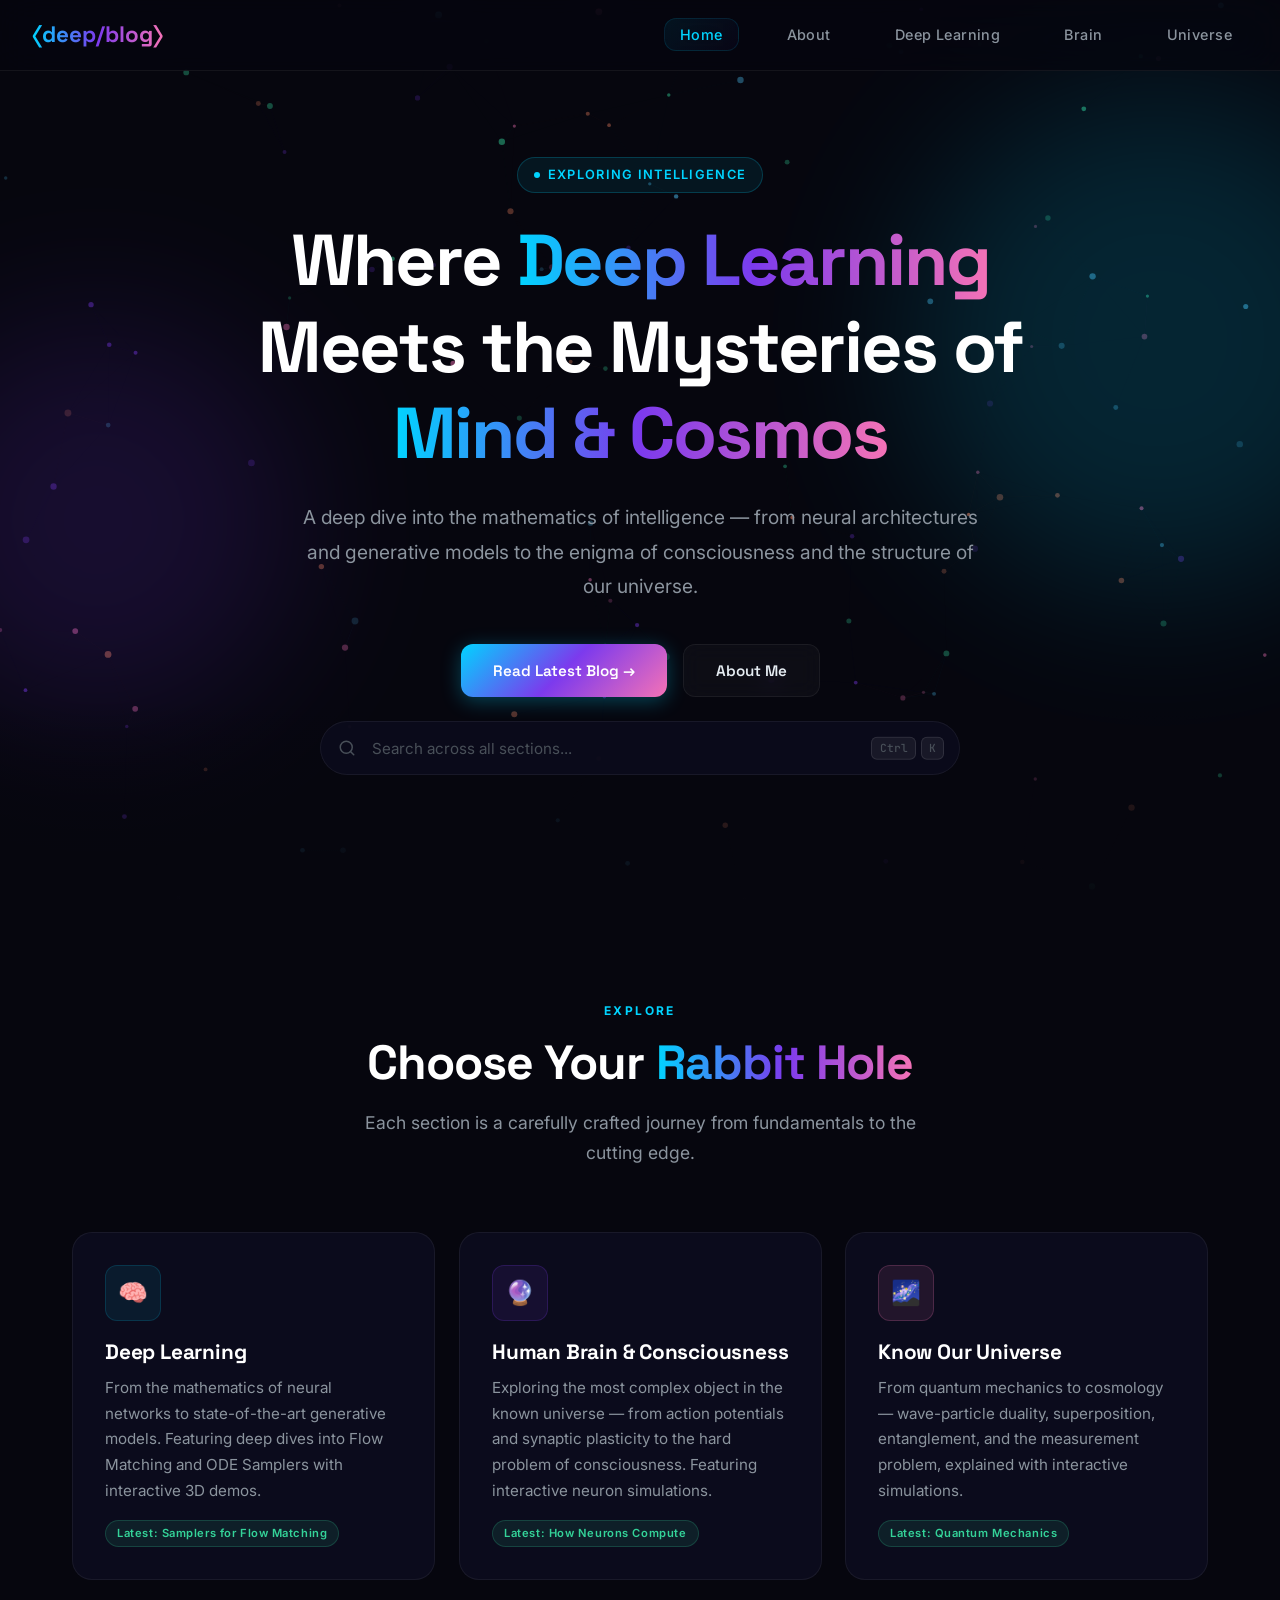
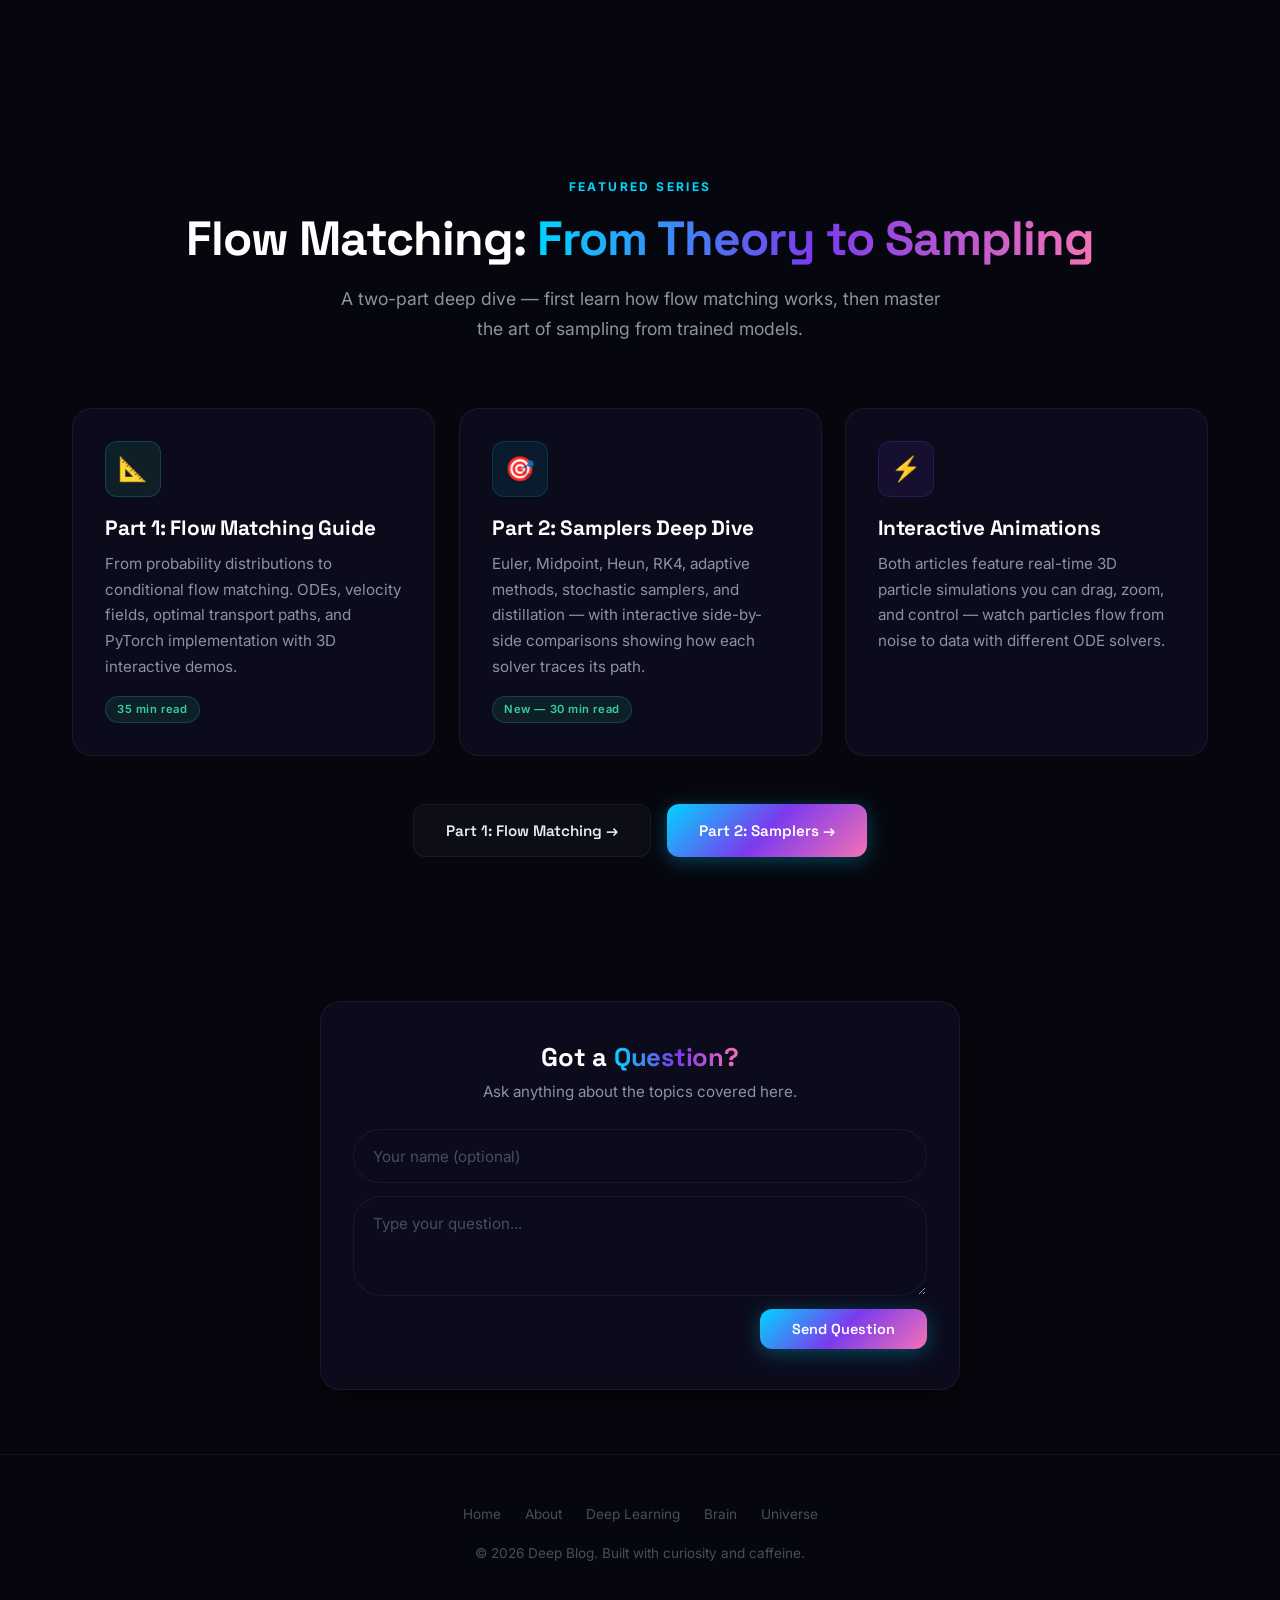
<file: index.html>
<!DOCTYPE html>
<html lang="en">
<head>
  <meta charset="UTF-8">
  <meta name="viewport" content="width=device-width, initial-scale=1.0">
  <title>Deep Blog — Exploring the Frontiers of Intelligence</title>
  <link rel="preconnect" href="https://fonts.googleapis.com">
  <link rel="preconnect" href="https://fonts.gstatic.com" crossorigin>
  <link href="https://fonts.googleapis.com/css2?family=Inter:wght@300;400;500;600;700&family=Space+Grotesk:wght@400;500;600;700&family=JetBrains+Mono:wght@400;500;600&display=swap" rel="stylesheet">
  <link rel="stylesheet" href="css/style.css">
</head>
<body>

  <!-- Scroll Progress -->
  <div class="scroll-progress" id="scrollProgress"></div>

  <!-- Navigation -->
  <nav class="navbar" id="navbar">
    <a href="index.html" class="nav-brand">⟨deep/blog⟩</a>
    <button class="nav-toggle" id="navToggle" aria-label="Toggle menu">
      <span></span><span></span><span></span>
    </button>
    <ul class="nav-links" id="navLinks">
      <li><a href="index.html" class="active">Home</a></li>
      <li><a href="about.html">About</a></li>
      <li><a href="deep-learning.html">Deep Learning</a></li>
      <li><a href="brain.html">Brain</a></li>
      <li><a href="universe.html">Universe</a></li>
    </ul>
  </nav>

  <!-- Hero Section -->
  <section class="hero">
    <canvas class="hero-canvas" id="heroCanvas"></canvas>
    <div class="hero-content">
      <div class="hero-badge">
        <span class="dot"></span>
        Exploring Intelligence
      </div>
      <h1>Where <span class="gradient-text">Deep Learning</span> Meets the Mysteries of <span class="gradient-text">Mind & Cosmos</span></h1>
      <p>A deep dive into the mathematics of intelligence — from neural architectures and generative models to the enigma of consciousness and the structure of our universe.</p>
      <div class="btn-group">
        <a href="samplers-flow-matching.html" class="btn btn-primary">Read Latest Blog →</a>
        <a href="about.html" class="btn btn-secondary">About Me</a>
      </div>

      <!-- Global Search -->
      <div class="global-search-wrapper" id="globalSearchWrapper">
        <span class="search-icon"><svg viewBox="0 0 24 24"><circle cx="11" cy="11" r="8"/><line x1="21" y1="21" x2="16.65" y2="16.65"/></svg></span>
        <input type="text" class="search-bar" id="globalSearchInput" placeholder="Search across all sections..." autocomplete="off">
        <span class="search-shortcut"><kbd>Ctrl</kbd><kbd>K</kbd></span>
        <div class="search-meta">
          <span class="search-count"></span>
          <button class="search-clear" aria-label="Clear search"><svg viewBox="0 0 24 24"><line x1="18" y1="6" x2="6" y2="18"/><line x1="6" y1="6" x2="18" y2="18"/></svg></button>
        </div>
        <div class="search-dropdown" id="globalDropdown"></div>
      </div>
    </div>
    <div class="hero-overlay"></div>
  </section>

  <!-- Sections Overview -->
  <section id="sections">
    <div class="container">
      <div class="section-header reveal">
        <span class="overline">Explore</span>
        <h2>Choose Your <span class="gradient-text">Rabbit Hole</span></h2>
        <p>Each section is a carefully crafted journey from fundamentals to the cutting edge.</p>
      </div>

      <div class="cards-grid">

        <!-- Deep Learning Card -->
        <a href="deep-learning.html" class="card reveal reveal-delay-1">
          <div class="card-content">
            <div class="card-icon">🧠</div>
            <h3>Deep Learning</h3>
            <p>From the mathematics of neural networks to state-of-the-art generative models. Featuring deep dives into Flow Matching and ODE Samplers with interactive 3D demos.</p>
            <span class="card-tag new">Latest: Samplers for Flow Matching</span>
          </div>
        </a>

        <!-- Brain & Consciousness Card -->
        <a href="brain.html" class="card reveal reveal-delay-2">
          <div class="card-content">
            <div class="card-icon purple">🔮</div>
            <h3>Human Brain & Consciousness</h3>
            <p>Exploring the most complex object in the known universe — from action potentials and synaptic plasticity to the hard problem of consciousness. Featuring interactive neuron simulations.</p>
            <span class="card-tag new">Latest: How Neurons Compute</span>
          </div>
        </a>

        <!-- Universe Card -->
        <a href="universe.html" class="card reveal reveal-delay-3">
          <div class="card-content">
            <div class="card-icon pink">🌌</div>
            <h3>Know Our Universe</h3>
            <p>From quantum mechanics to cosmology — wave-particle duality, superposition, entanglement, and the measurement problem, explained with interactive simulations.</p>
            <span class="card-tag new">Latest: Quantum Mechanics</span>
          </div>
        </a>

      </div>
    </div>
  </section>

  <!-- Featured Articles Preview -->
  <section id="featured">
    <div class="container">
      <div class="section-header reveal">
        <span class="overline">Featured Series</span>
        <h2>Flow Matching: <span class="gradient-text">From Theory to Sampling</span></h2>
        <p>A two-part deep dive — first learn how flow matching works, then master the art of sampling from trained models.</p>
      </div>

      <div class="cards-grid">
        <a href="flow-matching.html" class="card reveal reveal-delay-1">
          <div class="card-content">
            <div class="card-icon green">📐</div>
            <h3>Part 1: Flow Matching Guide</h3>
            <p>From probability distributions to conditional flow matching. ODEs, velocity fields, optimal transport paths, and PyTorch implementation with 3D interactive demos.</p>
            <span class="card-tag new">35 min read</span>
          </div>
        </a>

        <a href="samplers-flow-matching.html" class="card reveal reveal-delay-2">
          <div class="card-content">
            <div class="card-icon">🎯</div>
            <h3>Part 2: Samplers Deep Dive</h3>
            <p>Euler, Midpoint, Heun, RK4, adaptive methods, stochastic samplers, and distillation — with interactive side-by-side comparisons showing how each solver traces its path.</p>
            <span class="card-tag new">New — 30 min read</span>
          </div>
        </a>

        <div class="card reveal reveal-delay-3">
          <div class="card-content">
            <div class="card-icon purple">⚡</div>
            <h3>Interactive Animations</h3>
            <p>Both articles feature real-time 3D particle simulations you can drag, zoom, and control — watch particles flow from noise to data with different ODE solvers.</p>
          </div>
        </div>
      </div>

      <div style="text-align: center; margin-top: 3rem;" class="reveal">
        <div class="btn-group">
          <a href="flow-matching.html" class="btn btn-secondary">Part 1: Flow Matching →</a>
          <a href="samplers-flow-matching.html" class="btn btn-primary">Part 2: Samplers →</a>
        </div>
      </div>
    </div>
  </section>

  <!-- Ambient glow orbs -->
  <div class="glow-orb cyan" style="width:500px;height:500px;top:10%;right:-10%;"></div>
  <div class="glow-orb purple" style="width:400px;height:400px;bottom:20%;left:-8%;"></div>

  <!-- Footer -->
  <!-- Ask a Question -->
  <section class="ask-section">
    <div class="ask-card">
      <h3>Got a <span class="gradient-text">Question?</span></h3>
      <p>Ask anything about the topics covered here.</p>
      <form class="ask-form" id="askForm">
        <input type="text" class="ask-input" name="name" placeholder="Your name (optional)" autocomplete="off">
        <textarea class="ask-textarea" name="question" placeholder="Type your question..." required></textarea>
        <button type="submit" class="btn btn-primary ask-btn">Send Question</button>
      </form>
      <div class="ask-success" id="askSuccess">Thanks! We'll look into it.</div>
      <div class="ask-error" id="askError">Something went wrong. Try again.</div>
    </div>
  </section>

  <footer class="footer">
    <div class="footer-links">
      <a href="index.html">Home</a>
      <a href="about.html">About</a>
      <a href="deep-learning.html">Deep Learning</a>
      <a href="brain.html">Brain</a>
      <a href="universe.html">Universe</a>
    </div>
    <p>&copy; 2026 Deep Blog. Built with curiosity and caffeine.</p>
  </footer>

  <script src="js/main.js"></script>
</body>
</html>
</file>
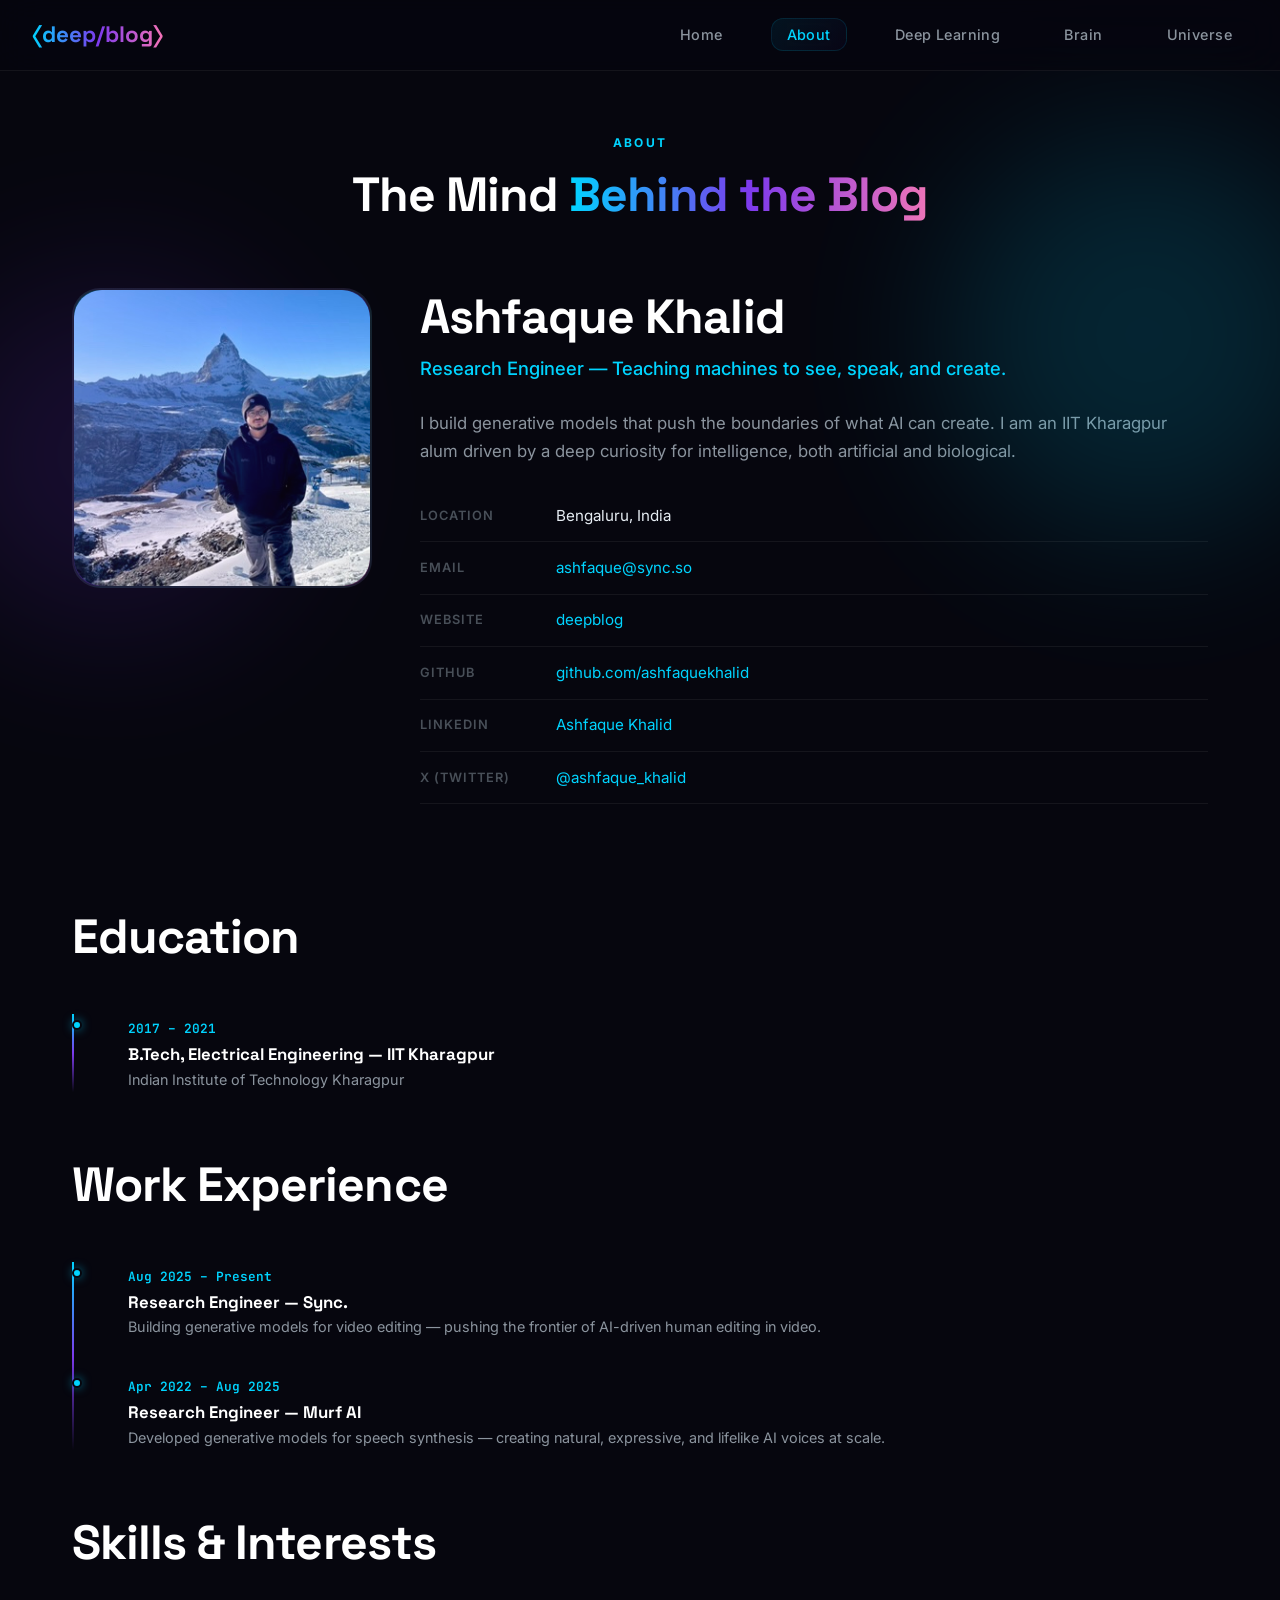
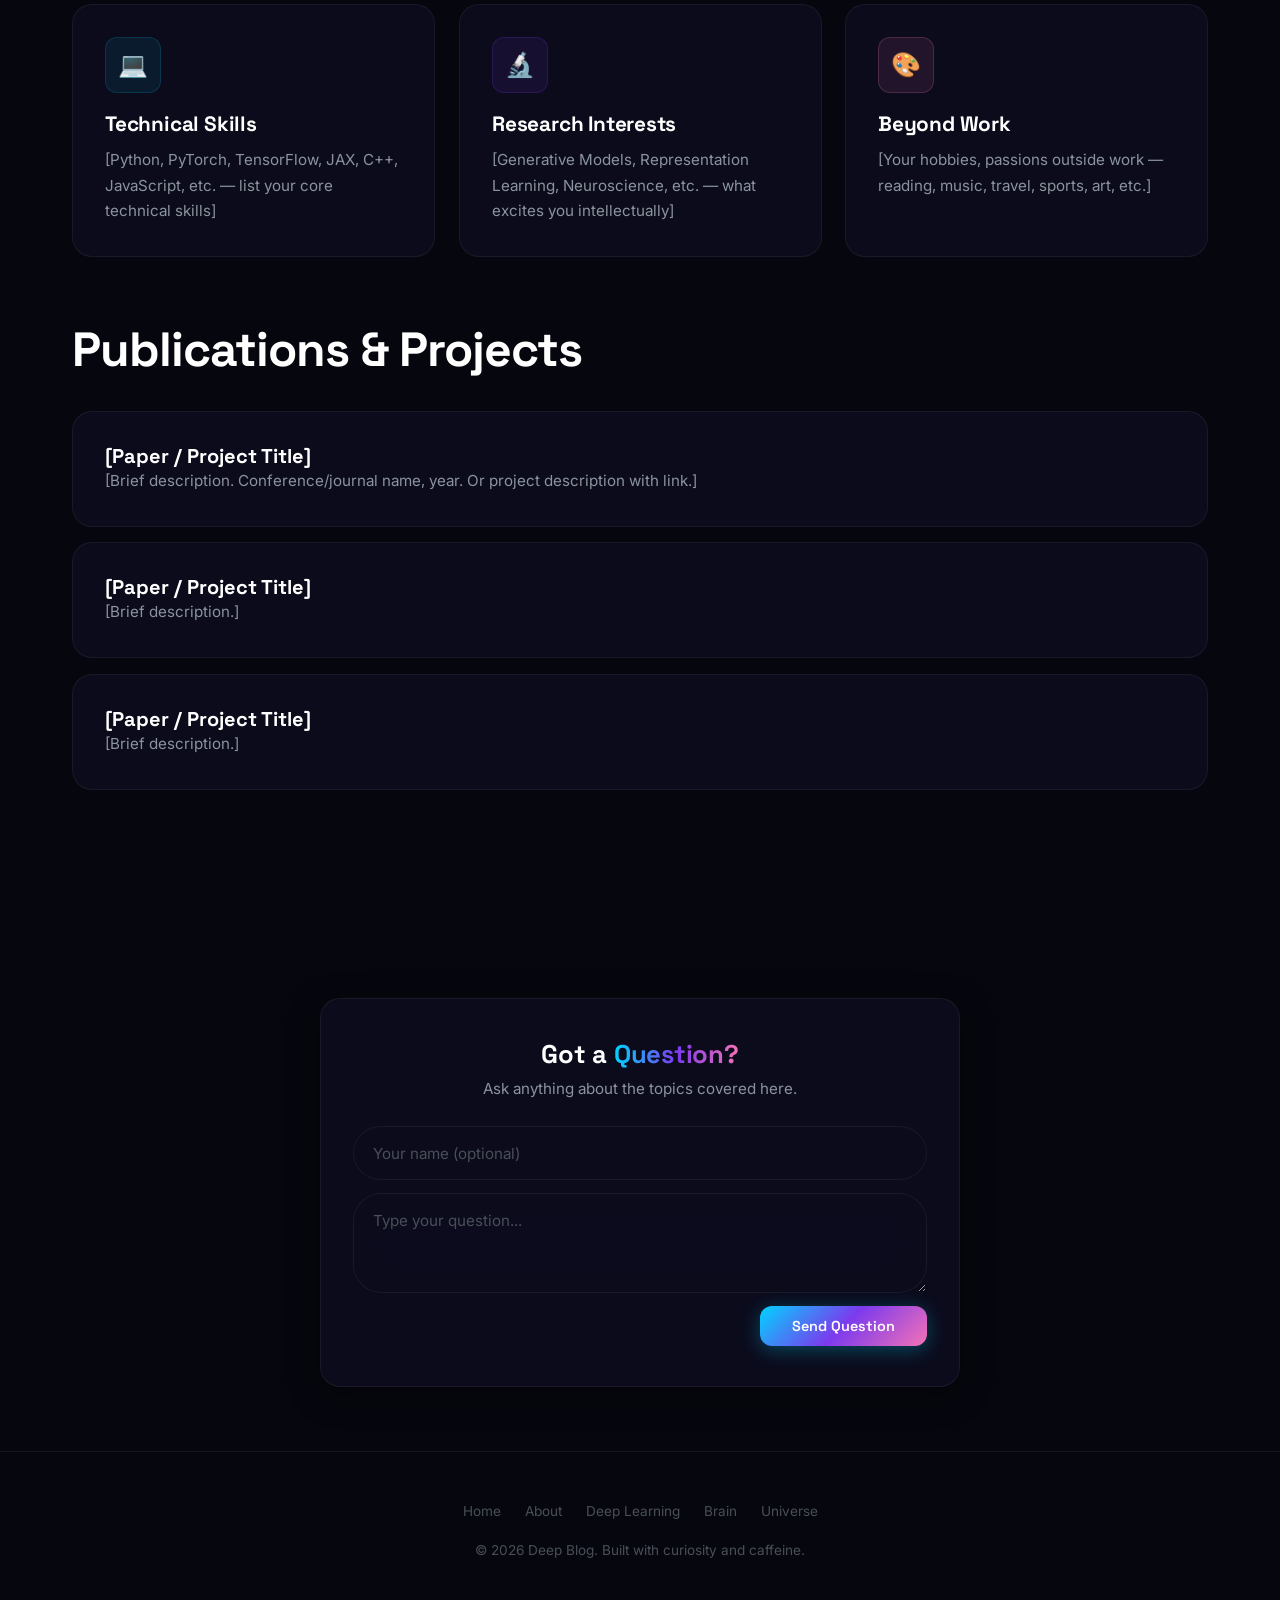
<file: about.html>
<!DOCTYPE html>
<html lang="en">
<head>
  <meta charset="UTF-8">
  <meta name="viewport" content="width=device-width, initial-scale=1.0">
  <title>About — Deep Blog</title>
  <link rel="preconnect" href="https://fonts.googleapis.com">
  <link rel="preconnect" href="https://fonts.gstatic.com" crossorigin>
  <link href="https://fonts.googleapis.com/css2?family=Inter:wght@300;400;500;600;700&family=Space+Grotesk:wght@400;500;600;700&family=JetBrains+Mono:wght@400;500;600&display=swap" rel="stylesheet">
  <link rel="stylesheet" href="css/style.css">
</head>
<body>

  <div class="scroll-progress" id="scrollProgress"></div>

  <nav class="navbar" id="navbar">
    <a href="index.html" class="nav-brand">⟨deep/blog⟩</a>
    <button class="nav-toggle" id="navToggle" aria-label="Toggle menu">
      <span></span><span></span><span></span>
    </button>
    <ul class="nav-links" id="navLinks">
      <li><a href="index.html">Home</a></li>
      <li><a href="about.html" class="active">About</a></li>
      <li><a href="deep-learning.html">Deep Learning</a></li>
      <li><a href="brain.html">Brain</a></li>
      <li><a href="universe.html">Universe</a></li>
    </ul>
  </nav>

  <section style="padding-top: 8rem;">
    <div class="container">
      <div class="section-header reveal">
        <span class="overline">About</span>
        <h2>The Mind <span class="gradient-text">Behind the Blog</span></h2>
      </div>

      <div class="about-grid reveal">
        <div class="about-photo">
          <img src="assets/profile.jpeg" alt="Ashfaque Khalid" style="width:100%;height:100%;object-fit:cover;border-radius:inherit;">
        </div>

        <div class="about-info">
          <h2>Ashfaque Khalid</h2>
          <p class="tagline">Research Engineer — Teaching machines to see, speak, and create.</p>

          <p>I build generative models that push the boundaries of what AI can create. I am an IIT Kharagpur alum driven by a deep curiosity for intelligence, both artificial and biological.</p>

          <ul class="info-list">
            <li>
              <span class="label">Location</span>
              <span class="value">Bengaluru, India</span>
            </li>
            <li>
              <span class="label">Email</span>
              <span class="value"><a href="mailto:ashfaque@sync.so">ashfaque@sync.so</a></span>
            </li>
            <li>
              <span class="label">Website</span>
              <span class="value"><a href="https://ashfaquekhalid.github.io/deepblog/">deepblog</a></span>
            </li>
            <li>
              <span class="label">GitHub</span>
              <span class="value"><a href="https://github.com/ashfaquekhalid" target="_blank">github.com/ashfaquekhalid</a></span>
            </li>
            <li>
              <span class="label">LinkedIn</span>
              <span class="value"><a href="https://www.linkedin.com/in/ashfaque-khalid-38080a158/" target="_blank">Ashfaque Khalid</a></span>
            </li>
            <li>
              <span class="label">X (Twitter)</span>
              <span class="value"><a href="https://x.com/ashfaque_khalid" target="_blank">@ashfaque_khalid</a></span>
            </li>
          </ul>
        </div>
      </div>

      <!-- Education -->
      <div style="margin-top: 5rem;">
        <h2 class="reveal" style="margin-bottom: 2rem;">Education</h2>
        <div class="timeline reveal">
          <div class="timeline-item">
            <span class="year">2017 – 2021</span>
            <h4>B.Tech, Electrical Engineering — IIT Kharagpur</h4>
            <p>Indian Institute of Technology Kharagpur</p>
          </div>
        </div>
      </div>

      <!-- Work Experience -->
      <div style="margin-top: 4rem;">
        <h2 class="reveal" style="margin-bottom: 2rem;">Work Experience</h2>
        <div class="timeline reveal">
          <div class="timeline-item">
            <span class="year">Aug 2025 – Present</span>
            <h4>Research Engineer — Sync.</h4>
            <p>Building generative models for video editing — pushing the frontier of AI-driven human editing in video.</p>
          </div>
          <div class="timeline-item">
            <span class="year">Apr 2022 – Aug 2025</span>
            <h4>Research Engineer — Murf AI</h4>
            <p>Developed generative models for speech synthesis — creating natural, expressive, and lifelike AI voices at scale.</p>
          </div>
        </div>
      </div>

      <!-- Skills & Interests -->
      <div style="margin-top: 4rem; margin-bottom: 4rem;">
        <h2 class="reveal" style="margin-bottom: 2rem;">Skills & Interests</h2>
        <div class="cards-grid reveal">
          <div class="card">
            <div class="card-content">
              <div class="card-icon">💻</div>
              <h3>Technical Skills</h3>
              <p>[Python, PyTorch, TensorFlow, JAX, C++, JavaScript, etc. — list your core technical skills]</p>
            </div>
          </div>
          <div class="card">
            <div class="card-content">
              <div class="card-icon purple">🔬</div>
              <h3>Research Interests</h3>
              <p>[Generative Models, Representation Learning, Neuroscience, etc. — what excites you intellectually]</p>
            </div>
          </div>
          <div class="card">
            <div class="card-content">
              <div class="card-icon pink">🎨</div>
              <h3>Beyond Work</h3>
              <p>[Your hobbies, passions outside work — reading, music, travel, sports, art, etc.]</p>
            </div>
          </div>
        </div>
      </div>

      <!-- Publications / Projects -->
      <div style="margin-bottom: 4rem;">
        <h2 class="reveal" style="margin-bottom: 2rem;">Publications & Projects</h2>
        <div class="reveal">
          <div class="card" style="margin-bottom: 1rem;">
            <div class="card-content">
              <h4>[Paper / Project Title]</h4>
              <p>[Brief description. Conference/journal name, year. Or project description with link.]</p>
            </div>
          </div>
          <div class="card" style="margin-bottom: 1rem;">
            <div class="card-content">
              <h4>[Paper / Project Title]</h4>
              <p>[Brief description.]</p>
            </div>
          </div>
          <div class="card">
            <div class="card-content">
              <h4>[Paper / Project Title]</h4>
              <p>[Brief description.]</p>
            </div>
          </div>
        </div>
      </div>
    </div>
  </section>

  <div class="glow-orb cyan" style="width:400px;height:400px;top:15%;right:-5%;"></div>
  <div class="glow-orb purple" style="width:350px;height:350px;bottom:30%;left:-5%;"></div>

  <!-- Ask a Question -->
  <section class="ask-section">
    <div class="ask-card">
      <h3>Got a <span class="gradient-text">Question?</span></h3>
      <p>Ask anything about the topics covered here.</p>
      <form class="ask-form" id="askForm">
        <input type="text" class="ask-input" name="name" placeholder="Your name (optional)" autocomplete="off">
        <textarea class="ask-textarea" name="question" placeholder="Type your question..." required></textarea>
        <button type="submit" class="btn btn-primary ask-btn">Send Question</button>
      </form>
      <div class="ask-success" id="askSuccess">Thanks! We'll look into it.</div>
      <div class="ask-error" id="askError">Something went wrong. Try again.</div>
    </div>
  </section>

  <footer class="footer">
    <div class="footer-links">
      <a href="index.html">Home</a>
      <a href="about.html">About</a>
      <a href="deep-learning.html">Deep Learning</a>
      <a href="brain.html">Brain</a>
      <a href="universe.html">Universe</a>
    </div>
    <p>&copy; 2026 Deep Blog. Built with curiosity and caffeine.</p>
  </footer>

  <script src="js/main.js"></script>
</body>
</html>
</file>
<file: css/style.css>
/* ═══════════════════════════════════════════════════════════════════════════
   DEEP BLOG — Design System
   Dark theme, glassmorphism, gradient accents, modern typography
   ═══════════════════════════════════════════════════════════════════════════ */

/* ── CSS Variables ────────────────────────────────────────────────────────── */
:root {
  --bg-primary: #06060e;
  --bg-secondary: #0c0c1d;
  --bg-card: rgba(15, 15, 35, 0.7);
  --bg-glass: rgba(255, 255, 255, 0.03);
  --border-subtle: rgba(255, 255, 255, 0.06);
  --border-glow: rgba(0, 212, 255, 0.15);

  --text-primary: #e6edf3;
  --text-secondary: #8b949e;
  --text-muted: #484f58;
  --text-heading: #ffffff;

  --accent-cyan: #00d4ff;
  --accent-purple: #7c3aed;
  --accent-pink: #f472b6;
  --accent-orange: #fb923c;
  --accent-green: #34d399;
  --accent-red: #f87171;

  --gradient-hero: linear-gradient(135deg, #00d4ff 0%, #7c3aed 50%, #f472b6 100%);
  --gradient-card: linear-gradient(135deg, rgba(0,212,255,0.08), rgba(124,58,237,0.08));
  --gradient-text: linear-gradient(90deg, #00d4ff, #7c3aed, #f472b6);

  --font-heading: 'Space Grotesk', sans-serif;
  --font-body: 'Inter', sans-serif;
  --font-mono: 'JetBrains Mono', monospace;

  --radius-sm: 8px;
  --radius-md: 12px;
  --radius-lg: 20px;
  --radius-xl: 28px;

  --shadow-glow: 0 0 40px rgba(0, 212, 255, 0.1);
  --shadow-card: 0 8px 32px rgba(0, 0, 0, 0.4);

  --transition-fast: 0.2s cubic-bezier(0.4, 0, 0.2, 1);
  --transition-smooth: 0.4s cubic-bezier(0.4, 0, 0.2, 1);
  --transition-spring: 0.6s cubic-bezier(0.34, 1.56, 0.64, 1);
}

/* ── Reset & Base ─────────────────────────────────────────────────────────── */
*, *::before, *::after { box-sizing: border-box; margin: 0; padding: 0; }

html {
  scroll-behavior: smooth;
  font-size: 16px;
  -webkit-font-smoothing: antialiased;
  -moz-osx-font-smoothing: grayscale;
}

body {
  font-family: var(--font-body);
  background: var(--bg-primary);
  color: var(--text-primary);
  line-height: 1.7;
  overflow-x: hidden;
}

::selection {
  background: rgba(0, 212, 255, 0.3);
  color: #fff;
}

a { color: var(--accent-cyan); text-decoration: none; transition: var(--transition-fast); }
a:hover { color: #fff; text-shadow: 0 0 10px var(--accent-cyan); }

img { max-width: 100%; display: block; }

/* ── Typography ───────────────────────────────────────────────────────────── */
h1, h2, h3, h4, h5, h6 {
  font-family: var(--font-heading);
  color: var(--text-heading);
  line-height: 1.2;
  font-weight: 700;
}

h1 { font-size: clamp(2.5rem, 6vw, 4.5rem); letter-spacing: -0.03em; }
h2 { font-size: clamp(1.8rem, 4vw, 3rem); letter-spacing: -0.02em; }
h3 { font-size: clamp(1.3rem, 2.5vw, 1.8rem); letter-spacing: -0.01em; }
h4 { font-size: 1.25rem; }

p { margin-bottom: 1.2em; color: var(--text-secondary); font-size: 1.05rem; }

.gradient-text {
  background: var(--gradient-text);
  -webkit-background-clip: text;
  -webkit-text-fill-color: transparent;
  background-clip: text;
}

.mono { font-family: var(--font-mono); }

/* ── Navigation ───────────────────────────────────────────────────────────── */
.navbar {
  position: fixed;
  top: 0;
  left: 0;
  right: 0;
  z-index: 1000;
  padding: 1rem 2rem;
  display: flex;
  align-items: center;
  justify-content: space-between;
  backdrop-filter: blur(20px) saturate(1.5);
  -webkit-backdrop-filter: blur(20px) saturate(1.5);
  background: rgba(6, 6, 14, 0.75);
  border-bottom: 1px solid var(--border-subtle);
  transition: var(--transition-smooth);
}

.navbar.scrolled {
  padding: 0.6rem 2rem;
  background: rgba(6, 6, 14, 0.92);
}

.nav-brand {
  font-family: var(--font-heading);
  font-size: 1.4rem;
  font-weight: 700;
  background: var(--gradient-text);
  -webkit-background-clip: text;
  -webkit-text-fill-color: transparent;
  background-clip: text;
}

.nav-links {
  display: flex;
  gap: 2rem;
  list-style: none;
  align-items: center;
}

.nav-links a {
  color: var(--text-secondary);
  font-size: 0.9rem;
  font-weight: 500;
  letter-spacing: 0.03em;
  position: relative;
  padding: 0.5rem 1rem;
  border-radius: 12px;
  transition: color 0.35s ease, transform 0.4s cubic-bezier(0.34, 1.56, 0.64, 1), box-shadow 0.4s ease;
}

.nav-links a::before {
  content: '';
  position: absolute;
  inset: 0;
  border-radius: 12px;
  background: linear-gradient(135deg, rgba(0, 212, 255, 0.1), rgba(124, 58, 237, 0.06));
  backdrop-filter: blur(14px);
  -webkit-backdrop-filter: blur(14px);
  border: 1px solid rgba(255, 255, 255, 0.06);
  opacity: 0;
  transform: scale(0.8) translateY(4px);
  transition: opacity 0.4s ease, transform 0.45s cubic-bezier(0.34, 1.56, 0.64, 1);
  z-index: -1;
}

.nav-links a:hover {
  color: #fff;
  transform: translateY(-3px);
  box-shadow: 0 8px 24px rgba(0, 212, 255, 0.1), 0 2px 8px rgba(0, 0, 0, 0.2);
}

.nav-links a:hover::before {
  opacity: 1;
  transform: scale(1) translateY(0);
}

.nav-links a:active {
  transform: translateY(-1px) scale(0.97);
  transition-duration: 0.1s;
}

.nav-links a.active {
  color: var(--accent-cyan);
}

.nav-links a.active::before {
  opacity: 1;
  transform: scale(1) translateY(0);
  background: linear-gradient(135deg, rgba(0, 212, 255, 0.08), rgba(124, 58, 237, 0.04));
  border: 1px solid rgba(0, 212, 255, 0.12);
}

.nav-toggle {
  display: none;
  flex-direction: column;
  gap: 5px;
  cursor: pointer;
  background: none;
  border: none;
  padding: 4px;
}

.nav-toggle span {
  width: 24px;
  height: 2px;
  background: var(--text-primary);
  border-radius: 2px;
  transition: var(--transition-fast);
}

/* ── Hero Section ─────────────────────────────────────────────────────────── */
.hero {
  position: relative;
  min-height: 100vh;
  display: flex;
  align-items: center;
  justify-content: center;
  text-align: center;
  padding: 6rem 2rem 4rem;
  overflow: hidden;
}

.hero-canvas {
  position: absolute;
  top: 0;
  left: 0;
  width: 100%;
  height: 100%;
  z-index: 0;
}

.hero-content {
  position: relative;
  z-index: 2;
  max-width: 900px;
}

.hero-badge {
  display: inline-flex;
  align-items: center;
  gap: 0.5rem;
  padding: 0.4rem 1rem;
  border-radius: 100px;
  background: rgba(0, 212, 255, 0.08);
  border: 1px solid rgba(0, 212, 255, 0.2);
  color: var(--accent-cyan);
  font-size: 0.8rem;
  font-weight: 600;
  letter-spacing: 0.1em;
  text-transform: uppercase;
  margin-bottom: 1.5rem;
}

.hero-badge .dot {
  width: 6px;
  height: 6px;
  border-radius: 50%;
  background: var(--accent-cyan);
  animation: pulse-dot 2s ease-in-out infinite;
}

@keyframes pulse-dot {
  0%, 100% { opacity: 1; box-shadow: 0 0 0 0 rgba(0, 212, 255, 0.4); }
  50% { opacity: 0.6; box-shadow: 0 0 0 6px rgba(0, 212, 255, 0); }
}

.hero h1 {
  margin-bottom: 1.5rem;
}

.hero p {
  font-size: 1.2rem;
  color: var(--text-secondary);
  max-width: 700px;
  margin: 0 auto 2.5rem;
  line-height: 1.8;
}

.hero-overlay {
  position: absolute;
  bottom: 0;
  left: 0;
  right: 0;
  height: 200px;
  background: linear-gradient(to top, var(--bg-primary), transparent);
  z-index: 1;
}

/* ── Buttons ──────────────────────────────────────────────────────────────── */
.btn {
  display: inline-flex;
  align-items: center;
  gap: 0.5rem;
  padding: 0.8rem 2rem;
  border-radius: var(--radius-md);
  font-family: var(--font-heading);
  font-weight: 600;
  font-size: 0.95rem;
  border: none;
  cursor: pointer;
  transition: var(--transition-smooth);
  position: relative;
  overflow: hidden;
}

.btn-primary {
  background: var(--gradient-hero);
  color: #fff;
  box-shadow: 0 4px 20px rgba(0, 212, 255, 0.3);
}

.btn-primary:hover {
  transform: translateY(-2px);
  box-shadow: 0 8px 30px rgba(0, 212, 255, 0.4);
  color: #fff;
  text-shadow: none;
}

.btn-secondary {
  background: var(--bg-glass);
  color: var(--text-primary);
  border: 1px solid var(--border-subtle);
  backdrop-filter: blur(10px);
}

.btn-secondary:hover {
  background: rgba(255, 255, 255, 0.08);
  border-color: var(--accent-cyan);
  color: #fff;
  text-shadow: none;
}

.btn-group {
  display: flex;
  gap: 1rem;
  justify-content: center;
  flex-wrap: wrap;
}

/* ── Container ────────────────────────────────────────────────────────────── */
.container {
  max-width: 1200px;
  margin: 0 auto;
  padding: 0 2rem;
}

.container-narrow {
  max-width: 860px;
  margin: 0 auto;
  padding: 0 2rem;
}

/* ── Sections ─────────────────────────────────────────────────────────────── */
section {
  padding: 6rem 0;
  position: relative;
}

.section-header {
  text-align: center;
  margin-bottom: 4rem;
}

.section-header .overline {
  display: inline-block;
  font-size: 0.75rem;
  font-weight: 700;
  letter-spacing: 0.2em;
  text-transform: uppercase;
  color: var(--accent-cyan);
  margin-bottom: 0.8rem;
}

.section-header h2 {
  margin-bottom: 1rem;
}

.section-header p {
  max-width: 600px;
  margin: 0 auto;
  font-size: 1.1rem;
}

/* ── Cards Grid ───────────────────────────────────────────────────────────── */
.cards-grid {
  display: grid;
  grid-template-columns: repeat(auto-fit, minmax(340px, 1fr));
  gap: 1.5rem;
  overflow: visible;
}

.card {
  position: relative;
  background: var(--bg-card);
  border: 1px solid var(--border-subtle);
  border-radius: var(--radius-lg);
  padding: 2rem;
  transition: transform 0.55s cubic-bezier(0.34, 1.56, 0.64, 1),
              background 0.5s ease,
              border-color 0.5s ease,
              box-shadow 0.55s cubic-bezier(0.22, 0.61, 0.36, 1),
              backdrop-filter 0.5s ease;
  overflow: hidden;
  cursor: pointer;
  transform-origin: center;
  will-change: transform;
}

.card::before {
  content: '';
  position: absolute;
  inset: 0;
  border-radius: var(--radius-lg);
  background:
    linear-gradient(155deg,
      rgba(255, 255, 255, 0.10) 0%,
      rgba(255, 255, 255, 0.02) 35%,
      rgba(0, 212, 255, 0.05) 65%,
      rgba(124, 58, 237, 0.04) 100%);
  opacity: 0;
  transition: opacity 0.5s cubic-bezier(0.22, 0.61, 0.36, 1);
  pointer-events: none;
  z-index: 0;
}

.card::after {
  content: '';
  position: absolute;
  inset: 0;
  border-radius: inherit;
  background:
    radial-gradient(circle at 18% 20%, rgba(255, 255, 255, 0.20) 0%, rgba(255, 255, 255, 0) 42%),
    radial-gradient(circle at 82% 24%, rgba(0, 212, 255, 0.14) 0%, rgba(0, 212, 255, 0) 44%),
    radial-gradient(circle at 24% 80%, rgba(124, 58, 237, 0.14) 0%, rgba(124, 58, 237, 0) 45%),
    radial-gradient(circle at 78% 82%, rgba(255, 255, 255, 0.10) 0%, rgba(255, 255, 255, 0) 40%);
  background-size: 220% 220%, 230% 230%, 230% 230%, 210% 210%;
  background-position: 0% 0%, 100% 0%, 0% 100%, 100% 100%;
  pointer-events: none;
  z-index: 1;
  opacity: 0;
  filter: blur(10px) saturate(122%);
  mix-blend-mode: screen;
  transition: opacity 0.45s ease;
  will-change: background-position, opacity;
  animation: glassLiquidDrift 7s ease-in-out infinite paused;
}

.card:hover,
.reveal.visible.card:hover,
a.card.reveal.visible:hover {
  transform: translateY(-24px) scale(1.25);
  border-color: rgba(128, 216, 255, 0.22);
  background:
    linear-gradient(135deg,
      rgba(22, 28, 52, 0.35),
      rgba(14, 18, 38, 0.18));
  box-shadow:
    0 24px 68px rgba(0, 212, 255, 0.10),
    0 8px 32px rgba(0, 0, 0, 0.28),
    0 0 0 1px rgba(255, 255, 255, 0.05),
    0 0 18px rgba(0, 212, 255, 0.06),
    0 0 38px rgba(124, 58, 237, 0.04),
    inset 0 1px 0 rgba(255, 255, 255, 0.12),
    inset 0 -1px 0 rgba(255, 255, 255, 0.03);
  backdrop-filter: blur(28px) saturate(130%) brightness(1.04);
  -webkit-backdrop-filter: blur(28px) saturate(130%) brightness(1.04);
}

.card:hover::before { opacity: 1; }

.card:hover::after {
  opacity: 0.92;
  animation-play-state: running;
}

.card:hover .card-icon {
  transform: scale(1.12);
  transition: transform 0.3s ease;
}

.card:hover h3 {
  color: var(--accent-cyan);
  transition: color 0.3s ease;
}

.card-content { position: relative; z-index: 2; }

.card-icon {
  width: 56px;
  height: 56px;
  border-radius: var(--radius-md);
  display: flex;
  align-items: center;
  justify-content: center;
  font-size: 1.5rem;
  margin-bottom: 1.2rem;
  background: rgba(0, 212, 255, 0.08);
  border: 1px solid rgba(0, 212, 255, 0.15);
}

.card-icon.purple { background: rgba(124, 58, 237, 0.1); border-color: rgba(124, 58, 237, 0.2); }
.card-icon.pink { background: rgba(244, 114, 182, 0.1); border-color: rgba(244, 114, 182, 0.2); }
.card-icon.orange { background: rgba(251, 146, 60, 0.1); border-color: rgba(251, 146, 60, 0.2); }
.card-icon.green { background: rgba(52, 211, 153, 0.1); border-color: rgba(52, 211, 153, 0.2); }

.card h3 { margin-bottom: 0.6rem; font-size: 1.3rem; }
.card p { font-size: 0.95rem; color: var(--text-secondary); margin-bottom: 0; }

.card-tag {
  display: inline-block;
  padding: 0.2rem 0.7rem;
  border-radius: 100px;
  font-size: 0.7rem;
  font-weight: 600;
  letter-spacing: 0.05em;
  margin-top: 1rem;
}

.card-tag.coming-soon {
  background: rgba(251, 146, 60, 0.1);
  color: var(--accent-orange);
  border: 1px solid rgba(251, 146, 60, 0.2);
}

.card-tag.new {
  background: rgba(52, 211, 153, 0.1);
  color: var(--accent-green);
  border: 1px solid rgba(52, 211, 153, 0.2);
}

/* ── Blog Article ─────────────────────────────────────────────────────────── */
.blog-hero {
  position: relative;
  min-height: 70vh;
  display: flex;
  align-items: center;
  justify-content: center;
  text-align: center;
  padding: 8rem 2rem 4rem;
  overflow: hidden;
}

.blog-hero .hero-canvas {
  position: absolute;
  top: 0; left: 0;
  width: 100%;
  height: 100%;
  z-index: 0;
}

.blog-hero-content {
  position: relative;
  z-index: 2;
  max-width: 800px;
}

.blog-meta {
  display: flex;
  gap: 1.5rem;
  justify-content: center;
  align-items: center;
  flex-wrap: wrap;
  margin-bottom: 1.5rem;
  font-size: 0.85rem;
  color: var(--text-muted);
}

.blog-meta span {
  display: flex;
  align-items: center;
  gap: 0.3rem;
}

.blog-article {
  padding: 4rem 0 6rem;
}

.blog-article .container-narrow > * {
  opacity: 0;
  transform: translateY(20px);
  animation: fadeInUp 0.6s ease forwards;
}

@keyframes fadeInUp {
  to { opacity: 1; transform: translateY(0); }
}

.blog-article h2 {
  margin: 3.5rem 0 1.2rem;
  padding-top: 2rem;
  border-top: 1px solid var(--border-subtle);
  font-size: 2rem;
}

.blog-article h2:first-of-type { border-top: none; padding-top: 0; }

.blog-article h3 {
  margin: 2.5rem 0 1rem;
  color: var(--accent-cyan);
}

.blog-article h4 {
  margin: 2rem 0 0.8rem;
  color: var(--text-primary);
}

.blog-article p {
  font-size: 1.08rem;
  line-height: 1.85;
  margin-bottom: 1.5rem;
}

.blog-article ul, .blog-article ol {
  margin: 1rem 0 1.5rem 1.5rem;
  color: var(--text-secondary);
}

.blog-article li {
  margin-bottom: 0.5rem;
  font-size: 1.05rem;
  line-height: 1.7;
}

.blog-article strong { color: var(--text-primary); font-weight: 600; }

/* ── Code Blocks ──────────────────────────────────────────────────────────── */
.code-block {
  position: relative;
  margin: 1.5rem 0 2rem;
  border-radius: var(--radius-md);
  overflow: hidden;
  border: 1px solid var(--border-subtle);
}

.code-block-header {
  display: flex;
  align-items: center;
  justify-content: space-between;
  padding: 0.6rem 1rem;
  background: rgba(255, 255, 255, 0.03);
  border-bottom: 1px solid var(--border-subtle);
  font-size: 0.75rem;
  color: var(--text-muted);
  font-family: var(--font-mono);
}

.code-block pre {
  margin: 0;
  padding: 1.2rem 1.5rem;
  background: rgba(10, 10, 20, 0.8);
  overflow-x: auto;
}

.code-block code {
  font-family: var(--font-mono);
  font-size: 0.85rem;
  line-height: 1.7;
  color: var(--text-primary);
}

code:not(pre code) {
  font-family: var(--font-mono);
  font-size: 0.88em;
  padding: 0.15em 0.4em;
  border-radius: 4px;
  background: rgba(0, 212, 255, 0.08);
  color: var(--accent-cyan);
  border: 1px solid rgba(0, 212, 255, 0.12);
}

/* ── Math Display ─────────────────────────────────────────────────────────── */
.math-block {
  margin: 2rem 0;
  padding: 1.5rem 2rem;
  background: rgba(124, 58, 237, 0.05);
  border: 1px solid rgba(124, 58, 237, 0.15);
  border-radius: var(--radius-md);
  text-align: center;
  overflow-x: auto;
  font-size: 1.1rem;
}

.math-block .katex { font-size: 1.2em; }

.inline-math .katex { font-size: 1em; }

/* ── Interactive Canvas Sections ──────────────────────────────────────────── */
.interactive-section {
  margin: 3rem -2rem;
  padding: 2rem;
  background: var(--bg-card);
  border: 1px solid var(--border-subtle);
  border-radius: var(--radius-lg);
  position: relative;
}

.interactive-section h4 {
  margin-top: 0;
  margin-bottom: 0.3rem;
  font-size: 1.1rem;
}

.interactive-section .subtitle {
  color: var(--text-muted);
  font-size: 0.85rem;
  margin-bottom: 1rem;
}

.canvas-container {
  position: relative;
  width: 100%;
  height: 400px;
  border-radius: var(--radius-md);
  overflow: hidden;
  background: rgba(0, 0, 0, 0.3);
  border: 1px solid var(--border-subtle);
  margin-bottom: 1rem;
}

.canvas-container canvas {
  width: 100%;
  height: 100%;
  display: block;
}

.controls {
  display: flex;
  align-items: center;
  gap: 1rem;
  flex-wrap: wrap;
}

.controls label {
  font-size: 0.85rem;
  color: var(--text-secondary);
  font-weight: 500;
}

.controls input[type="range"] {
  -webkit-appearance: none;
  appearance: none;
  height: 4px;
  border-radius: 2px;
  background: rgba(255, 255, 255, 0.1);
  outline: none;
  flex: 1;
  min-width: 120px;
}

.controls input[type="range"]::-webkit-slider-thumb {
  -webkit-appearance: none;
  appearance: none;
  width: 16px;
  height: 16px;
  border-radius: 50%;
  background: var(--accent-cyan);
  cursor: pointer;
  box-shadow: 0 0 10px rgba(0, 212, 255, 0.5);
}

.controls .value-display {
  font-family: var(--font-mono);
  font-size: 0.85rem;
  color: var(--accent-cyan);
  min-width: 50px;
}

.controls button {
  padding: 0.4rem 1rem;
  border-radius: var(--radius-sm);
  border: 1px solid var(--border-subtle);
  background: var(--bg-glass);
  color: var(--text-primary);
  font-size: 0.85rem;
  cursor: pointer;
  transition: var(--transition-fast);
  font-family: var(--font-heading);
  font-weight: 500;
}

.controls button:hover {
  border-color: var(--accent-cyan);
  background: rgba(0, 212, 255, 0.1);
}

.controls button.active {
  background: rgba(0, 212, 255, 0.15);
  border-color: var(--accent-cyan);
  color: var(--accent-cyan);
}

/* ── Info / Callout Boxes ─────────────────────────────────────────────────── */
.callout {
  margin: 2rem 0;
  padding: 1.2rem 1.5rem;
  border-radius: var(--radius-md);
  border-left: 3px solid;
}

.callout.insight {
  background: rgba(0, 212, 255, 0.05);
  border-color: var(--accent-cyan);
}

.callout.warning {
  background: rgba(251, 146, 60, 0.05);
  border-color: var(--accent-orange);
}

.callout.key {
  background: rgba(124, 58, 237, 0.05);
  border-color: var(--accent-purple);
}

.callout-title {
  font-family: var(--font-heading);
  font-weight: 700;
  font-size: 0.85rem;
  letter-spacing: 0.05em;
  text-transform: uppercase;
  margin-bottom: 0.5rem;
}

.callout.insight .callout-title { color: var(--accent-cyan); }
.callout.warning .callout-title { color: var(--accent-orange); }
.callout.key .callout-title { color: var(--accent-purple); }

.callout p:last-child { margin-bottom: 0; }

/* ── About Page ───────────────────────────────────────────────────────────── */
.about-grid {
  display: grid;
  grid-template-columns: 300px 1fr;
  gap: 3rem;
  align-items: start;
}

.about-photo {
  width: 100%;
  aspect-ratio: 1;
  border-radius: var(--radius-xl);
  background: var(--gradient-card);
  border: 2px solid var(--border-subtle);
  display: flex;
  align-items: center;
  justify-content: center;
  font-size: 4rem;
  color: var(--text-muted);
  position: relative;
  overflow: hidden;
}

.about-photo::after {
  content: '';
  position: absolute;
  inset: -2px;
  border-radius: var(--radius-xl);
  background: var(--gradient-hero);
  z-index: -1;
  opacity: 0.3;
}

.about-info h2 { margin-bottom: 0.5rem; }

.about-info .tagline {
  font-size: 1.15rem;
  color: var(--accent-cyan);
  margin-bottom: 1.5rem;
  font-weight: 500;
}

.info-list {
  list-style: none;
  margin: 1.5rem 0;
  padding: 0;
}

.info-list li {
  display: flex;
  gap: 1rem;
  padding: 0.8rem 0;
  border-bottom: 1px solid var(--border-subtle);
  font-size: 0.95rem;
}

.info-list .label {
  color: var(--text-muted);
  font-weight: 600;
  font-size: 0.8rem;
  text-transform: uppercase;
  letter-spacing: 0.08em;
  min-width: 120px;
  padding-top: 2px;
}

.info-list .value { color: var(--text-primary); }

.timeline {
  margin-top: 3rem;
  position: relative;
  padding-left: 2rem;
}

.timeline::before {
  content: '';
  position: absolute;
  left: 0;
  top: 0;
  bottom: 0;
  width: 2px;
  background: linear-gradient(to bottom, var(--accent-cyan), var(--accent-purple), transparent);
}

.timeline-item {
  position: relative;
  margin-bottom: 2rem;
  padding-left: 1.5rem;
}

.timeline-item::before {
  content: '';
  position: absolute;
  left: -2rem;
  top: 0.4rem;
  width: 10px;
  height: 10px;
  border-radius: 50%;
  background: var(--accent-cyan);
  border: 2px solid var(--bg-primary);
  box-shadow: 0 0 10px rgba(0, 212, 255, 0.5);
}

.timeline-item .year {
  font-family: var(--font-mono);
  font-size: 0.8rem;
  color: var(--accent-cyan);
  font-weight: 600;
}

.timeline-item h4 { margin: 0.2rem 0; font-size: 1.05rem; }
.timeline-item p { font-size: 0.9rem; margin-bottom: 0; }

/* ── Coming Soon Page ─────────────────────────────────────────────────────── */
.coming-soon {
  min-height: 100vh;
  display: flex;
  align-items: center;
  justify-content: center;
  text-align: center;
  padding: 6rem 2rem;
}

.coming-soon-content h1 {
  margin-bottom: 1rem;
}

.coming-soon-content p {
  font-size: 1.2rem;
  max-width: 500px;
  margin: 0 auto 2rem;
}

.coming-soon-icon {
  font-size: 4rem;
  margin-bottom: 2rem;
  display: block;
  animation: float 3s ease-in-out infinite;
}

@keyframes float {
  0%, 100% { transform: translateY(0); }
  50% { transform: translateY(-15px); }
}

/* ── Ask Section ─────────────────────────────────────────────────────────── */
.ask-section {
  padding: 3rem 1.5rem 4rem;
  display: flex;
  justify-content: center;
  position: relative;
  z-index: 5;
}

.ask-card {
  width: 100%;
  max-width: 640px;
  position: relative;
  background: var(--bg-card);
  backdrop-filter: blur(20px) saturate(120%);
  -webkit-backdrop-filter: blur(20px) saturate(120%);
  border: 1px solid var(--border-subtle);
  border-radius: var(--radius-lg);
  padding: 2.5rem 2rem;
  text-align: center;
  box-shadow: var(--shadow-card);
  transition: transform 0.55s cubic-bezier(0.22, 0.61, 0.36, 1),
              border-color 0.5s ease,
              box-shadow 0.5s ease,
              background 0.5s ease;
  overflow: hidden;
}

.ask-card::before {
  content: '';
  position: absolute;
  inset: 0;
  border-radius: var(--radius-lg);
  background:
    linear-gradient(155deg,
      rgba(255, 255, 255, 0.10) 0%,
      rgba(255, 255, 255, 0.02) 35%,
      rgba(0, 212, 255, 0.05) 65%,
      rgba(124, 58, 237, 0.04) 100%);
  opacity: 0;
  transition: opacity 0.5s ease;
  pointer-events: none;
  z-index: 0;
}

.ask-card::after {
  content: '';
  position: absolute;
  inset: 0;
  border-radius: inherit;
  background:
    radial-gradient(circle at 18% 20%, rgba(255, 255, 255, 0.20) 0%, rgba(255, 255, 255, 0) 42%),
    radial-gradient(circle at 82% 24%, rgba(0, 212, 255, 0.14) 0%, rgba(0, 212, 255, 0) 44%),
    radial-gradient(circle at 24% 80%, rgba(124, 58, 237, 0.14) 0%, rgba(124, 58, 237, 0) 45%),
    radial-gradient(circle at 78% 82%, rgba(255, 255, 255, 0.10) 0%, rgba(255, 255, 255, 0) 40%);
  background-size: 220% 220%, 230% 230%, 230% 230%, 210% 210%;
  background-position: 0% 0%, 100% 0%, 0% 100%, 100% 100%;
  pointer-events: none;
  z-index: 1;
  opacity: 0;
  filter: blur(10px) saturate(122%);
  mix-blend-mode: screen;
  transition: opacity 0.45s ease;
  will-change: background-position, opacity;
  animation: glassLiquidDrift 7s ease-in-out infinite paused;
}

.ask-card:hover {
  transform: translateY(-16px) scale(1.08);
  border-color: rgba(128, 216, 255, 0.22);
  background:
    linear-gradient(135deg,
      rgba(22, 28, 52, 0.35),
      rgba(14, 18, 38, 0.18));
  box-shadow:
    0 24px 68px rgba(0, 212, 255, 0.10),
    0 8px 32px rgba(0, 0, 0, 0.28),
    0 0 0 1px rgba(255, 255, 255, 0.05),
    0 0 18px rgba(0, 212, 255, 0.06),
    inset 0 1px 0 rgba(255, 255, 255, 0.12),
    inset 0 -1px 0 rgba(255, 255, 255, 0.03);
  backdrop-filter: blur(28px) saturate(130%) brightness(1.04);
  -webkit-backdrop-filter: blur(28px) saturate(130%) brightness(1.04);
}

.ask-card:hover::before { opacity: 1; }

.ask-card:hover::after {
  opacity: 0.92;
  animation-play-state: running;
}

.ask-card:hover h3 {
  color: var(--accent-cyan);
  transition: color 0.3s ease;
}

.ask-card h3 {
  font-family: var(--font-heading);
  font-size: 1.6rem;
  font-weight: 700;
  color: var(--text-heading);
  margin-bottom: 0.4rem;
}

.ask-card > p {
  color: var(--text-secondary);
  font-size: 0.95rem;
  margin-bottom: 1.5rem;
}

.ask-form {
  display: flex;
  flex-direction: column;
  gap: 0.8rem;
}

.ask-input,
.ask-textarea {
  width: 100%;
  padding: 1rem 1.2rem;
  border-radius: var(--radius-xl);
  border: 1px solid var(--border-subtle);
  background: rgba(12, 12, 29, 0.85);
  backdrop-filter: blur(24px) saturate(1.3);
  -webkit-backdrop-filter: blur(24px) saturate(1.3);
  color: var(--text-primary);
  font-family: var(--font-body);
  font-size: 1rem;
  outline: none;
  position: relative;
  z-index: 2;
  transition: border-color 0.4s ease, box-shadow 0.4s ease, background 0.4s ease;
}

.ask-input::placeholder,
.ask-textarea::placeholder {
  color: var(--text-muted);
  font-size: 0.95rem;
}

.ask-input:focus,
.ask-textarea:focus {
  border-color: rgba(0, 212, 255, 0.5);
  background: rgba(12, 12, 29, 0.95);
  box-shadow:
    0 0 0 1px rgba(0, 212, 255, 0.15),
    0 0 20px rgba(0, 212, 255, 0.08),
    0 0 60px rgba(124, 58, 237, 0.06),
    0 8px 32px rgba(0, 0, 0, 0.3);
}

.ask-textarea {
  min-height: 100px;
  resize: vertical;
  line-height: 1.5;
}

.ask-btn {
  align-self: flex-end;
  padding: 0.7rem 2rem;
  font-size: 0.9rem;
  transition: opacity 0.3s ease, transform 0.3s ease;
}

.ask-btn:disabled {
  opacity: 0.6;
  pointer-events: none;
}

.ask-btn.loading {
  position: relative;
  color: transparent;
}

.ask-btn.loading::after {
  content: '';
  position: absolute;
  width: 18px;
  height: 18px;
  top: 50%;
  left: 50%;
  margin: -9px 0 0 -9px;
  border: 2px solid rgba(255, 255, 255, 0.3);
  border-top-color: #fff;
  border-radius: 50%;
  animation: askSpin 0.6s linear infinite;
}

@keyframes askSpin {
  to { transform: rotate(360deg); }
}

.ask-success,
.ask-error {
  display: none;
  margin-top: 1rem;
  padding: 0.8rem 1rem;
  border-radius: var(--radius-md);
  font-size: 0.9rem;
  font-weight: 500;
}

.ask-success.visible {
  display: block;
  background: rgba(52, 211, 153, 0.1);
  border: 1px solid rgba(52, 211, 153, 0.2);
  color: var(--accent-green);
}

.ask-error.visible {
  display: block;
  background: rgba(248, 113, 113, 0.1);
  border: 1px solid rgba(248, 113, 113, 0.2);
  color: var(--accent-red);
}

@media (max-width: 768px) {
  .ask-card {
    padding: 2rem 1.2rem;
  }
  .ask-btn {
    align-self: stretch;
  }
}

/* ── Footer ───────────────────────────────────────────────────────────────── */
.footer {
  padding: 3rem 2rem;
  border-top: 1px solid var(--border-subtle);
  text-align: center;
}

.footer p {
  font-size: 0.85rem;
  color: var(--text-muted);
  margin: 0;
}

.footer-links {
  display: flex;
  gap: 1.5rem;
  justify-content: center;
  margin-bottom: 1rem;
}

.footer-links a {
  color: var(--text-muted);
  font-size: 0.85rem;
}

/* ── Scroll Animations ────────────────────────────────────────────────────── */
.reveal {
  opacity: 0;
  transform: translateY(30px);
  transition: opacity 0.8s ease, transform 0.8s ease;
}

.reveal.visible {
  opacity: 1;
  transform: translateY(0);
}

.reveal-delay-1 { transition-delay: 0.1s; }
.reveal-delay-2 { transition-delay: 0.2s; }
.reveal-delay-3 { transition-delay: 0.3s; }
.reveal-delay-4 { transition-delay: 0.4s; }

/* ── Glow Effects ─────────────────────────────────────────────────────────── */
.glow-orb {
  position: absolute;
  border-radius: 50%;
  filter: blur(80px);
  opacity: 0.15;
  pointer-events: none;
}

.glow-orb.cyan { background: var(--accent-cyan); }
.glow-orb.purple { background: var(--accent-purple); }
.glow-orb.pink { background: var(--accent-pink); }

/* ── Table of Contents (Blog sidebar) ─────────────────────────────────────── */
.toc {
  position: fixed;
  left: 2rem;
  top: 50%;
  transform: translateY(-50%);
  z-index: 100;
  display: flex;
  flex-direction: column;
  gap: 0.3rem;
}

.toc a {
  display: block;
  width: 3px;
  height: 20px;
  background: var(--border-subtle);
  border-radius: 2px;
  transition: var(--transition-fast);
  position: relative;
}

.toc a:hover, .toc a.active {
  background: var(--accent-cyan);
  width: 4px;
  box-shadow: 0 0 8px rgba(0, 212, 255, 0.5);
}

.toc a::after {
  content: attr(data-label);
  position: absolute;
  left: 16px;
  top: 50%;
  transform: translateY(-50%);
  white-space: nowrap;
  font-size: 0.7rem;
  color: var(--text-muted);
  opacity: 0;
  transition: var(--transition-fast);
  pointer-events: none;
}

.toc a:hover::after { opacity: 1; color: var(--text-primary); }

/* ── Step Cards (for the algorithm walkthrough) ───────────────────────────── */
.steps {
  counter-reset: step;
  margin: 2rem 0;
}

.step {
  counter-increment: step;
  position: relative;
  padding: 1.2rem 1.5rem 1.2rem 4rem;
  margin-bottom: 1rem;
  background: var(--bg-glass);
  border: 1px solid var(--border-subtle);
  border-radius: var(--radius-md);
  transition: var(--transition-fast);
}

.step:hover {
  border-color: rgba(0, 212, 255, 0.2);
  background: rgba(0, 212, 255, 0.03);
}

.step::before {
  content: counter(step);
  position: absolute;
  left: 1.2rem;
  top: 1.2rem;
  width: 26px;
  height: 26px;
  border-radius: 50%;
  background: rgba(0, 212, 255, 0.1);
  border: 1px solid rgba(0, 212, 255, 0.3);
  color: var(--accent-cyan);
  font-family: var(--font-mono);
  font-size: 0.75rem;
  font-weight: 700;
  display: flex;
  align-items: center;
  justify-content: center;
  line-height: 1;
}

.step p { margin-bottom: 0; font-size: 0.95rem; }

/* ── Comparison Table ─────────────────────────────────────────────────────── */
.comparison-table {
  width: 100%;
  border-collapse: collapse;
  margin: 1.5rem 0 2rem;
  font-size: 0.9rem;
}

.comparison-table th,
.comparison-table td {
  padding: 0.8rem 1rem;
  text-align: left;
  border-bottom: 1px solid var(--border-subtle);
}

.comparison-table th {
  color: var(--accent-cyan);
  font-family: var(--font-heading);
  font-weight: 600;
  font-size: 0.8rem;
  letter-spacing: 0.05em;
  text-transform: uppercase;
}

.comparison-table td { color: var(--text-secondary); }
.comparison-table tr:hover td { color: var(--text-primary); }

/* ── Responsive ───────────────────────────────────────────────────────────── */
@media (max-width: 1100px) {
  .toc { display: none; }
}

@media (max-width: 768px) {
  .navbar { padding: 0.8rem 1.2rem; }

  .nav-links {
    display: none;
    position: absolute;
    top: 100%;
    left: 0;
    right: 0;
    flex-direction: column;
    background: rgba(6, 6, 14, 0.95);
    backdrop-filter: blur(20px);
    padding: 1rem;
    gap: 0;
    border-bottom: 1px solid var(--border-subtle);
  }

  .nav-links.open { display: flex; }

  .nav-links a {
    padding: 0.8rem 1rem;
    display: block;
  }

  .nav-toggle { display: flex; }

  .hero { min-height: 90vh; padding: 5rem 1.2rem 3rem; }
  .hero h1 { font-size: 2.2rem; }

  .cards-grid { grid-template-columns: 1fr; }

  .about-grid { grid-template-columns: 1fr; }
  .about-photo { max-width: 220px; margin: 0 auto; }

  section { padding: 4rem 0; }

  .interactive-section { margin: 2rem -1rem; padding: 1.2rem; }
  .canvas-container { height: 300px; }

  .blog-hero { min-height: 50vh; padding: 6rem 1.2rem 3rem; }

  .math-block { padding: 1rem; font-size: 0.9rem; }
}

/* ── Syntax Highlighting (inline) ─────────────────────────────────────────── */
.token-keyword { color: var(--accent-purple); }
.token-function { color: #dcdcaa; }
.token-string { color: var(--accent-green); }
.token-comment { color: var(--text-muted); font-style: italic; }
.token-number { color: var(--accent-orange); }
.token-operator { color: var(--text-secondary); }
.token-class { color: var(--accent-cyan); }
.token-variable { color: #9cdcfe; }
.token-param { color: #9cdcfe; }

/* ── Scroll progress bar ──────────────────────────────────────────────────── */
.scroll-progress {
  position: fixed;
  top: 0;
  left: 0;
  height: 3px;
  background: var(--gradient-hero);
  z-index: 1001;
  transition: width 0.1s linear;
}

/* ── Section Landing Pages ────────────────────────────────────────────────── */
.landing-hero {
  position: relative;
  min-height: 70vh;
  display: flex;
  align-items: center;
  justify-content: center;
  text-align: center;
  padding: 8rem 2rem 3rem;
  overflow: hidden;
}

.landing-hero .hero-canvas {
  position: absolute;
  top: 0; left: 0;
  width: 100%; height: 100%;
  z-index: 0;
}

.landing-hero-content {
  position: relative;
  z-index: 2;
  max-width: 800px;
}

.landing-hero-content h1 { margin-bottom: 1rem; }

.landing-hero-content p {
  font-size: 1.15rem;
  color: var(--text-secondary);
  max-width: 650px;
  margin: 0 auto;
  line-height: 1.8;
}

.landing-body {
  padding: 0 0 6rem;
  position: relative;
  z-index: 5;
}

/* ── Search Bar (Upgraded Command-Palette Style) ─────────────────────────── */
.search-wrapper {
  max-width: 640px;
  margin: -1.5rem auto 3rem;
  position: relative;
  z-index: 20;
  transition: transform 0.4s cubic-bezier(0.22, 0.61, 0.36, 1);
}

.search-wrapper::before,
.search-wrapper::after {
  content: '';
  position: absolute;
  inset: -2px;
  border-radius: calc(var(--radius-xl) + 2px);
  opacity: 0;
  transition: opacity 0.5s ease;
  z-index: -1;
  pointer-events: none;
}

.search-wrapper::before {
  background: conic-gradient(
    from var(--search-angle, 0deg),
    rgba(0,212,255,0.6),
    rgba(124,58,237,0.5),
    rgba(244,114,182,0.5),
    rgba(52,211,153,0.4),
    rgba(0,212,255,0.6)
  );
  filter: blur(5px);
}

.search-wrapper::after {
  background: conic-gradient(
    from var(--search-angle, 0deg),
    rgba(0,212,255,0.15),
    rgba(124,58,237,0.12),
    rgba(244,114,182,0.12),
    rgba(52,211,153,0.1),
    rgba(0,212,255,0.15)
  );
  inset: -6px;
  border-radius: calc(var(--radius-xl) + 6px);
  filter: blur(14px);
}

.search-wrapper.focused::before,
.search-wrapper.focused::after {
  opacity: 1;
  animation: searchRotate 4s linear infinite;
}

.search-wrapper.focused::after {
  animation: searchRotate 4s linear infinite, searchPulse 2.5s ease-in-out infinite;
}

@property --search-angle {
  syntax: '<angle>';
  initial-value: 0deg;
  inherits: false;
}

@keyframes searchRotate {
  to { --search-angle: 360deg; }
}

@keyframes searchPulse {
  0%, 100% { opacity: 0.5; filter: blur(14px); }
  50% { opacity: 0.9; filter: blur(20px); }
}

.search-bar {
  width: 100%;
  padding: 1rem 1.4rem 1rem 3.2rem;
  border-radius: var(--radius-xl);
  border: 1px solid var(--border-subtle);
  background: rgba(12, 12, 29, 0.85);
  backdrop-filter: blur(24px) saturate(1.3);
  -webkit-backdrop-filter: blur(24px) saturate(1.3);
  color: var(--text-primary);
  font-family: var(--font-body);
  font-size: 1.05rem;
  outline: none;
  transition: border-color 0.4s ease, box-shadow 0.4s ease, background 0.4s ease;
  position: relative;
  z-index: 1;
}

.search-bar::placeholder {
  color: var(--text-muted);
  font-size: 0.95rem;
}

.search-bar:focus {
  border-color: rgba(0, 212, 255, 0.5);
  background: rgba(12, 12, 29, 0.95);
  box-shadow:
    0 0 0 1px rgba(0, 212, 255, 0.15),
    0 0 20px rgba(0, 212, 255, 0.08),
    0 0 60px rgba(124, 58, 237, 0.06),
    0 8px 32px rgba(0, 0, 0, 0.3);
}

.search-icon {
  position: absolute;
  left: 1.1rem;
  top: 50%;
  transform: translateY(-50%);
  color: var(--text-muted);
  pointer-events: none;
  z-index: 2;
  display: flex;
  align-items: center;
  transition: color 0.3s ease;
}

.search-wrapper.focused .search-icon,
.global-search-wrapper.focused .search-icon {
  color: var(--accent-cyan);
  filter: drop-shadow(0 0 6px rgba(0, 212, 255, 0.5));
}

.search-wrapper.focused,
.global-search-wrapper.focused {
  transform: scale(1.04);
}

.search-icon svg {
  width: 18px;
  height: 18px;
  stroke: currentColor;
  fill: none;
  stroke-width: 2;
  stroke-linecap: round;
  stroke-linejoin: round;
}

.search-shortcut {
  position: absolute;
  right: 1rem;
  top: 50%;
  transform: translateY(-50%);
  display: flex;
  align-items: center;
  gap: 0.3rem;
  z-index: 2;
  pointer-events: none;
  transition: opacity 0.3s ease;
}

.search-shortcut.hidden {
  opacity: 0;
}

.search-shortcut kbd {
  display: inline-flex;
  align-items: center;
  justify-content: center;
  padding: 0.15rem 0.45rem;
  border-radius: 6px;
  background: rgba(255, 255, 255, 0.06);
  border: 1px solid rgba(255, 255, 255, 0.1);
  color: var(--text-muted);
  font-family: var(--font-mono);
  font-size: 0.7rem;
  font-weight: 500;
  line-height: 1.4;
}

.search-meta {
  position: absolute;
  right: 1rem;
  top: 50%;
  transform: translateY(-50%);
  display: flex;
  align-items: center;
  gap: 0.5rem;
  z-index: 2;
  opacity: 0;
  transition: opacity 0.2s ease;
  pointer-events: none;
}

.search-meta.visible {
  opacity: 1;
}

.search-count {
  font-family: var(--font-mono);
  font-size: 0.75rem;
  color: var(--text-muted);
}

.search-clear {
  position: relative;
  background: none;
  border: none;
  color: var(--text-muted);
  font-size: 0.9rem;
  cursor: pointer;
  padding: 0.25rem;
  line-height: 1;
  pointer-events: all;
  transition: color 0.2s ease, transform 0.2s ease;
  display: flex;
  align-items: center;
  justify-content: center;
  width: 20px;
  height: 20px;
  border-radius: 50%;
}

.search-clear:hover {
  color: var(--text-primary);
  background: rgba(255,255,255,0.08);
  transform: scale(1.1);
}

.search-clear svg {
  width: 14px;
  height: 14px;
  stroke: currentColor;
  fill: none;
  stroke-width: 2;
  stroke-linecap: round;
}

.no-results {
  text-align: center;
  padding: 3rem 1rem;
  color: var(--text-muted);
  font-size: 1.1rem;
  display: none;
}

.no-results.visible {
  display: block;
}

/* ── Global Search Dropdown (Home Page) ──────────────────────────────────── */
.global-search-wrapper {
  max-width: 640px;
  margin: 1.5rem auto 0;
  position: relative;
  z-index: 100;
  transition: transform 0.4s cubic-bezier(0.22, 0.61, 0.36, 1);
}

.global-search-wrapper::before,
.global-search-wrapper::after {
  content: '';
  position: absolute;
  inset: -2px;
  border-radius: calc(var(--radius-xl) + 2px);
  opacity: 0;
  transition: opacity 0.5s ease;
  z-index: -1;
  pointer-events: none;
}

.global-search-wrapper::before {
  background: conic-gradient(
    from var(--search-angle, 0deg),
    rgba(0,212,255,0.6),
    rgba(124,58,237,0.5),
    rgba(244,114,182,0.5),
    rgba(52,211,153,0.4),
    rgba(0,212,255,0.6)
  );
  filter: blur(5px);
}

.global-search-wrapper::after {
  background: conic-gradient(
    from var(--search-angle, 0deg),
    rgba(0,212,255,0.15),
    rgba(124,58,237,0.12),
    rgba(244,114,182,0.12),
    rgba(52,211,153,0.1),
    rgba(0,212,255,0.15)
  );
  inset: -6px;
  border-radius: calc(var(--radius-xl) + 6px);
  filter: blur(14px);
}

.global-search-wrapper.focused::before,
.global-search-wrapper.focused::after {
  opacity: 1;
  animation: searchRotate 4s linear infinite;
}

.global-search-wrapper.focused::after {
  animation: searchRotate 4s linear infinite, searchPulse 2.5s ease-in-out infinite;
}

.global-search-wrapper .search-bar {
  padding-right: 5.5rem;
}

.search-dropdown {
  position: absolute;
  top: calc(100% + 6px);
  left: 0;
  right: 0;
  max-height: 420px;
  overflow-y: auto;
  background: rgba(12, 12, 29, 0.96);
  backdrop-filter: blur(24px) saturate(1.3);
  -webkit-backdrop-filter: blur(24px) saturate(1.3);
  border: 1px solid var(--border-subtle);
  border-radius: var(--radius-lg);
  box-shadow: 0 16px 48px rgba(0, 0, 0, 0.5), 0 0 0 1px rgba(255,255,255,0.03);
  display: none;
  z-index: 101;
  padding: 0.5rem;
}

.search-dropdown.open {
  display: block;
  animation: dropdownSlide 0.25s cubic-bezier(0.34, 1.56, 0.64, 1);
}

@keyframes dropdownSlide {
  from { opacity: 0; transform: translateY(-8px) scale(0.98); }
  to { opacity: 1; transform: translateY(0) scale(1); }
}

.search-dropdown::-webkit-scrollbar {
  width: 4px;
}

.search-dropdown::-webkit-scrollbar-track {
  background: transparent;
}

.search-dropdown::-webkit-scrollbar-thumb {
  background: rgba(255,255,255,0.1);
  border-radius: 2px;
}

.search-dropdown-section {
  padding: 0.5rem 0.7rem 0.3rem;
  font-size: 0.68rem;
  font-weight: 700;
  letter-spacing: 0.1em;
  text-transform: uppercase;
  color: var(--text-muted);
  font-family: var(--font-heading);
}

.search-result {
  display: flex;
  align-items: flex-start;
  gap: 0.8rem;
  padding: 0.7rem 0.8rem;
  border-radius: var(--radius-md);
  cursor: pointer;
  transition: background 0.2s ease;
  text-decoration: none;
  color: inherit;
}

.search-result:hover,
.search-result.active {
  background: rgba(0, 212, 255, 0.06);
  color: inherit;
  text-shadow: none;
}

.search-result-icon {
  font-size: 1.3rem;
  flex-shrink: 0;
  width: 36px;
  height: 36px;
  border-radius: var(--radius-sm);
  display: flex;
  align-items: center;
  justify-content: center;
  background: rgba(255,255,255,0.04);
  border: 1px solid rgba(255,255,255,0.06);
}

.search-result-body {
  flex: 1;
  min-width: 0;
}

.search-result-title {
  font-family: var(--font-heading);
  font-weight: 600;
  font-size: 0.92rem;
  color: var(--text-primary);
  margin-bottom: 0.15rem;
  white-space: nowrap;
  overflow: hidden;
  text-overflow: ellipsis;
}

.search-result-summary {
  font-size: 0.78rem;
  color: var(--text-muted);
  line-height: 1.4;
  display: -webkit-box;
  -webkit-line-clamp: 1;
  -webkit-box-orient: vertical;
  overflow: hidden;
}

.search-result-meta {
  display: flex;
  align-items: center;
  gap: 0.6rem;
  margin-top: 0.25rem;
}

.search-section-pill {
  display: inline-block;
  padding: 0.1rem 0.5rem;
  border-radius: 100px;
  font-size: 0.62rem;
  font-weight: 700;
  letter-spacing: 0.04em;
  text-transform: uppercase;
}

.search-section-pill.dl {
  background: rgba(0, 212, 255, 0.1);
  color: var(--accent-cyan);
  border: 1px solid rgba(0, 212, 255, 0.15);
}

.search-section-pill.brain {
  background: rgba(124, 58, 237, 0.1);
  color: var(--accent-purple);
  border: 1px solid rgba(124, 58, 237, 0.15);
}

.search-section-pill.universe {
  background: rgba(244, 114, 182, 0.1);
  color: var(--accent-pink);
  border: 1px solid rgba(244, 114, 182, 0.15);
}

.search-result-time {
  font-family: var(--font-mono);
  font-size: 0.65rem;
  color: var(--text-muted);
}

.search-dropdown-empty {
  padding: 2rem 1rem;
  text-align: center;
  color: var(--text-muted);
  font-size: 0.9rem;
}

.search-dropdown-hint {
  padding: 0.5rem 0.8rem;
  text-align: center;
  font-size: 0.72rem;
  color: var(--text-muted);
  border-top: 1px solid var(--border-subtle);
  margin-top: 0.3rem;
  font-family: var(--font-mono);
}

.search-dropdown-hint kbd {
  display: inline-flex;
  align-items: center;
  justify-content: center;
  padding: 0.1rem 0.3rem;
  border-radius: 4px;
  background: rgba(255, 255, 255, 0.06);
  border: 1px solid rgba(255, 255, 255, 0.08);
  font-size: 0.65rem;
  margin: 0 0.15rem;
}

/* ── Blog Cards (Landing Page) ───────────────────────────────────────────── */
.blog-cards-grid {
  display: grid;
  grid-template-columns: repeat(auto-fill, minmax(340px, 1fr));
  gap: 1.5rem;
  overflow: visible;
}

@keyframes glassLiquidDrift {
  0%   { background-position: 0% 0%, 100% 0%, 0% 100%, 100% 100%; }
  25%  { background-position: 100% 0%, 100% 100%, 0% 0%, 0% 100%; }
  50%  { background-position: 100% 100%, 0% 100%, 100% 0%, 0% 0%; }
  75%  { background-position: 0% 100%, 0% 0%, 100% 100%, 100% 0%; }
  100% { background-position: 0% 0%, 100% 0%, 0% 100%, 100% 100%; }
}

.blog-card {
  position: relative;
  background: var(--bg-card);
  border: 1px solid var(--border-subtle);
  border-radius: var(--radius-lg);
  padding: 1.8rem;
  transition: transform 0.55s cubic-bezier(0.34, 1.56, 0.64, 1),
              background 0.5s ease,
              border-color 0.5s ease,
              box-shadow 0.55s cubic-bezier(0.22, 0.61, 0.36, 1),
              backdrop-filter 0.5s ease;
  overflow: hidden;
  cursor: pointer;
  display: flex;
  flex-direction: column;
  text-decoration: none;
  color: inherit;
  transform-origin: center;
  will-change: transform;
}

/* frosted-glass tint layer */
.blog-card::before {
  content: '';
  position: absolute;
  inset: 0;
  border-radius: var(--radius-lg);
  background:
    linear-gradient(155deg,
      rgba(255, 255, 255, 0.10) 0%,
      rgba(255, 255, 255, 0.02) 35%,
      rgba(0, 212, 255, 0.05) 65%,
      rgba(124, 58, 237, 0.04) 100%);
  opacity: 0;
  transition: opacity 0.5s cubic-bezier(0.22, 0.61, 0.36, 1);
  pointer-events: none;
  z-index: 0;
}

/* liquid-glass flowing highlight */
.blog-card::after {
  content: '';
  position: absolute;
  inset: 0;
  border-radius: inherit;
  background:
    radial-gradient(circle at 18% 20%, rgba(255, 255, 255, 0.20) 0%, rgba(255, 255, 255, 0) 42%),
    radial-gradient(circle at 82% 24%, rgba(0, 212, 255, 0.14) 0%, rgba(0, 212, 255, 0) 44%),
    radial-gradient(circle at 24% 80%, rgba(124, 58, 237, 0.14) 0%, rgba(124, 58, 237, 0) 45%),
    radial-gradient(circle at 78% 82%, rgba(255, 255, 255, 0.10) 0%, rgba(255, 255, 255, 0) 40%);
  background-size: 220% 220%, 230% 230%, 230% 230%, 210% 210%;
  background-position: 0% 0%, 100% 0%, 0% 100%, 100% 100%;
  pointer-events: none;
  z-index: 1;
  opacity: 0;
  filter: blur(10px) saturate(122%);
  mix-blend-mode: screen;
  transition: opacity 0.45s ease;
  will-change: background-position, opacity;
  animation: glassLiquidDrift 7s ease-in-out infinite paused;
}

.blog-card:hover,
.reveal.visible.blog-card:hover {
  transform: translateY(-24px) scale(1.25);
  border-color: rgba(128, 216, 255, 0.22);
  background:
    linear-gradient(135deg,
      rgba(22, 28, 52, 0.35),
      rgba(14, 18, 38, 0.18));
  box-shadow:
    0 24px 68px rgba(0, 212, 255, 0.10),
    0 8px 32px rgba(0, 0, 0, 0.28),
    0 0 0 1px rgba(255, 255, 255, 0.05),
    0 0 18px rgba(0, 212, 255, 0.06),
    0 0 38px rgba(124, 58, 237, 0.04),
    inset 0 1px 0 rgba(255, 255, 255, 0.12),
    inset 0 -1px 0 rgba(255, 255, 255, 0.03);
  backdrop-filter: blur(28px) saturate(130%) brightness(1.04);
  -webkit-backdrop-filter: blur(28px) saturate(130%) brightness(1.04);
  color: inherit;
  text-shadow: none;
  z-index: 10;
}

.blog-card:hover::before { opacity: 1; }

.blog-card:hover::after {
  opacity: 0.92;
  animation-play-state: running;
}

.blog-card:hover .blog-card-icon {
  transform: scale(1.12);
}

.blog-card:hover h3 {
  color: var(--accent-cyan);
  transition: color 0.3s ease;
}

.blog-card-body {
  position: relative;
  z-index: 2;
  flex: 1;
  display: flex;
  flex-direction: column;
}

.blog-card-icon {
  width: 48px;
  height: 48px;
  border-radius: var(--radius-sm);
  display: flex;
  align-items: center;
  justify-content: center;
  font-size: 1.4rem;
  margin-bottom: 1rem;
  background: rgba(0, 212, 255, 0.08);
  border: 1px solid rgba(0, 212, 255, 0.15);
  transition: transform 0.3s ease;
}

.blog-card-icon.purple { background: rgba(124, 58, 237, 0.1); border-color: rgba(124, 58, 237, 0.2); }
.blog-card-icon.pink { background: rgba(244, 114, 182, 0.1); border-color: rgba(244, 114, 182, 0.2); }
.blog-card-icon.green { background: rgba(52, 211, 153, 0.1); border-color: rgba(52, 211, 153, 0.2); }

.blog-card h3 {
  font-size: 1.2rem;
  margin-bottom: 0.5rem;
  line-height: 1.35;
}

.blog-card .blog-card-summary {
  font-size: 0.9rem;
  color: var(--text-secondary);
  margin-bottom: 1rem;
  flex: 1;
  line-height: 1.6;
}

.blog-card-meta {
  display: flex;
  align-items: center;
  gap: 1rem;
  font-size: 0.78rem;
  color: var(--text-muted);
  margin-bottom: 0.8rem;
  font-family: var(--font-mono);
}

.blog-card-tags {
  display: flex;
  flex-wrap: wrap;
  gap: 0.4rem;
}

.tag-pill {
  display: inline-block;
  padding: 0.15rem 0.6rem;
  border-radius: 100px;
  font-size: 0.68rem;
  font-weight: 600;
  letter-spacing: 0.04em;
  background: rgba(0, 212, 255, 0.06);
  color: var(--accent-cyan);
  border: 1px solid rgba(0, 212, 255, 0.12);
  transition: var(--transition-fast);
}

.tag-pill.purple {
  background: rgba(124, 58, 237, 0.06);
  color: var(--accent-purple);
  border-color: rgba(124, 58, 237, 0.15);
}

.tag-pill.green {
  background: rgba(52, 211, 153, 0.06);
  color: var(--accent-green);
  border-color: rgba(52, 211, 153, 0.15);
}

.tag-pill.pink {
  background: rgba(244, 114, 182, 0.06);
  color: var(--accent-pink);
  border-color: rgba(244, 114, 182, 0.15);
}

.tag-pill.orange {
  background: rgba(251, 146, 60, 0.06);
  color: var(--accent-orange);
  border-color: rgba(251, 146, 60, 0.15);
}

.blog-card.filtered-out {
  opacity: 0;
  transform: scale(0.95);
  pointer-events: none;
  position: absolute;
  visibility: hidden;
}

.blog-card.filtered-in {
  opacity: 1;
  transform: scale(1);
}

/* ── Coming Soon Card Variant ────────────────────────────────────────────── */
.coming-soon-card {
  border-style: dashed;
  border-color: var(--border-subtle);
}

.coming-soon-card:hover,
.blog-card.coming-soon-card.reveal.visible:hover {
  border-style: dashed;
  transform: translateY(-24px) scale(1.25);
  cursor: pointer;
}

.coming-soon-label {
  display: inline-block;
  padding: 0.2rem 0.7rem;
  border-radius: 100px;
  font-size: 0.7rem;
  font-weight: 600;
  letter-spacing: 0.05em;
  background: rgba(251, 146, 60, 0.1);
  color: var(--accent-orange);
  border: 1px solid rgba(251, 146, 60, 0.2);
  margin-top: auto;
}

/* ── Landing page responsive ─────────────────────────────────────────────── */
@media (max-width: 768px) {
  .landing-hero { min-height: 55vh; padding: 6rem 1.2rem 2rem; }
  .search-wrapper { margin: -1rem 1rem 2rem; }
  .blog-cards-grid { grid-template-columns: 1fr; }
}

/* ── Dropdown Navigation ──────────────────────────────────────────────────── */
.nav-dropdown {
  position: relative;
}

.nav-dropdown .dropdown-menu {
  display: none;
  position: absolute;
  top: 100%;
  left: 50%;
  transform: translateX(-50%);
  background: rgba(6, 6, 14, 0.95);
  backdrop-filter: blur(20px);
  border: 1px solid var(--border-subtle);
  border-radius: var(--radius-md);
  padding: 0.5rem 0;
  list-style: none;
  min-width: 180px;
  box-shadow: var(--shadow-card);
  z-index: 1001;
}

.nav-dropdown:hover .dropdown-menu {
  display: block;
}

.nav-dropdown .dropdown-menu li {
  margin: 0;
}

.nav-dropdown .dropdown-menu a {
  display: block;
  padding: 0.5rem 1.2rem;
  color: var(--text-secondary);
  font-size: 0.85rem;
  white-space: nowrap;
  transition: var(--transition-fast);
}

.nav-dropdown .dropdown-menu a:hover {
  color: var(--accent-cyan);
  background: rgba(0, 212, 255, 0.05);
}

.nav-dropdown .dropdown-menu a.active {
  color: var(--accent-cyan);
}

@media (max-width: 768px) {
  .nav-dropdown .dropdown-menu {
    position: static;
    transform: none;
    background: transparent;
    border: none;
    box-shadow: none;
    display: none;
    padding-left: 1rem;
    backdrop-filter: none;
  }

  .nav-dropdown:hover .dropdown-menu,
  .nav-links.open .nav-dropdown .dropdown-menu {
    display: block;
  }
}

/* ── Sampler Legend ──────────────────────────────────────────────────────── */
.sampler-legend {
  display: flex;
  flex-wrap: wrap;
  gap: 1rem;
  margin-top: 0.8rem;
  padding: 0.6rem 0;
}

.legend-item {
  font-size: 0.78rem;
  color: var(--text-secondary);
  display: flex;
  align-items: center;
  gap: 0.3rem;
  font-family: var(--font-mono);
  color: var(--legend-color, var(--text-secondary));
}

/* ── Select Styling ──────────────────────────────────────────────────────── */
.controls select {
  -webkit-appearance: none;
  appearance: none;
  background: var(--bg-glass) url("data:image/svg+xml,%3Csvg xmlns='http://www.w3.org/2000/svg' width='12' height='12' viewBox='0 0 12 12'%3E%3Cpath d='M2 4l4 4 4-4' fill='none' stroke='%238b949e' stroke-width='1.5'/%3E%3C/svg%3E") no-repeat right 0.6rem center;
  background-size: 12px;
  color: var(--text-primary);
  border: 1px solid var(--border-subtle);
  border-radius: var(--radius-sm);
  padding: 0.4rem 2rem 0.4rem 0.8rem;
  font-family: var(--font-heading);
  font-size: 0.85rem;
  cursor: pointer;
  transition: var(--transition-fast);
}

.controls select:hover {
  border-color: var(--accent-cyan);
}

.controls select:focus {
  outline: none;
  border-color: var(--accent-cyan);
  box-shadow: 0 0 0 2px rgba(0, 212, 255, 0.15);
}

.controls select option {
  background: var(--bg-secondary);
  color: var(--text-primary);
}

/* ── Particle background ──────────────────────────────────────────────────── */
.bg-particles {
  position: fixed;
  top: 0;
  left: 0;
  width: 100%;
  height: 100%;
  pointer-events: none;
  z-index: 0;
  opacity: 0.5;
}
</file>
